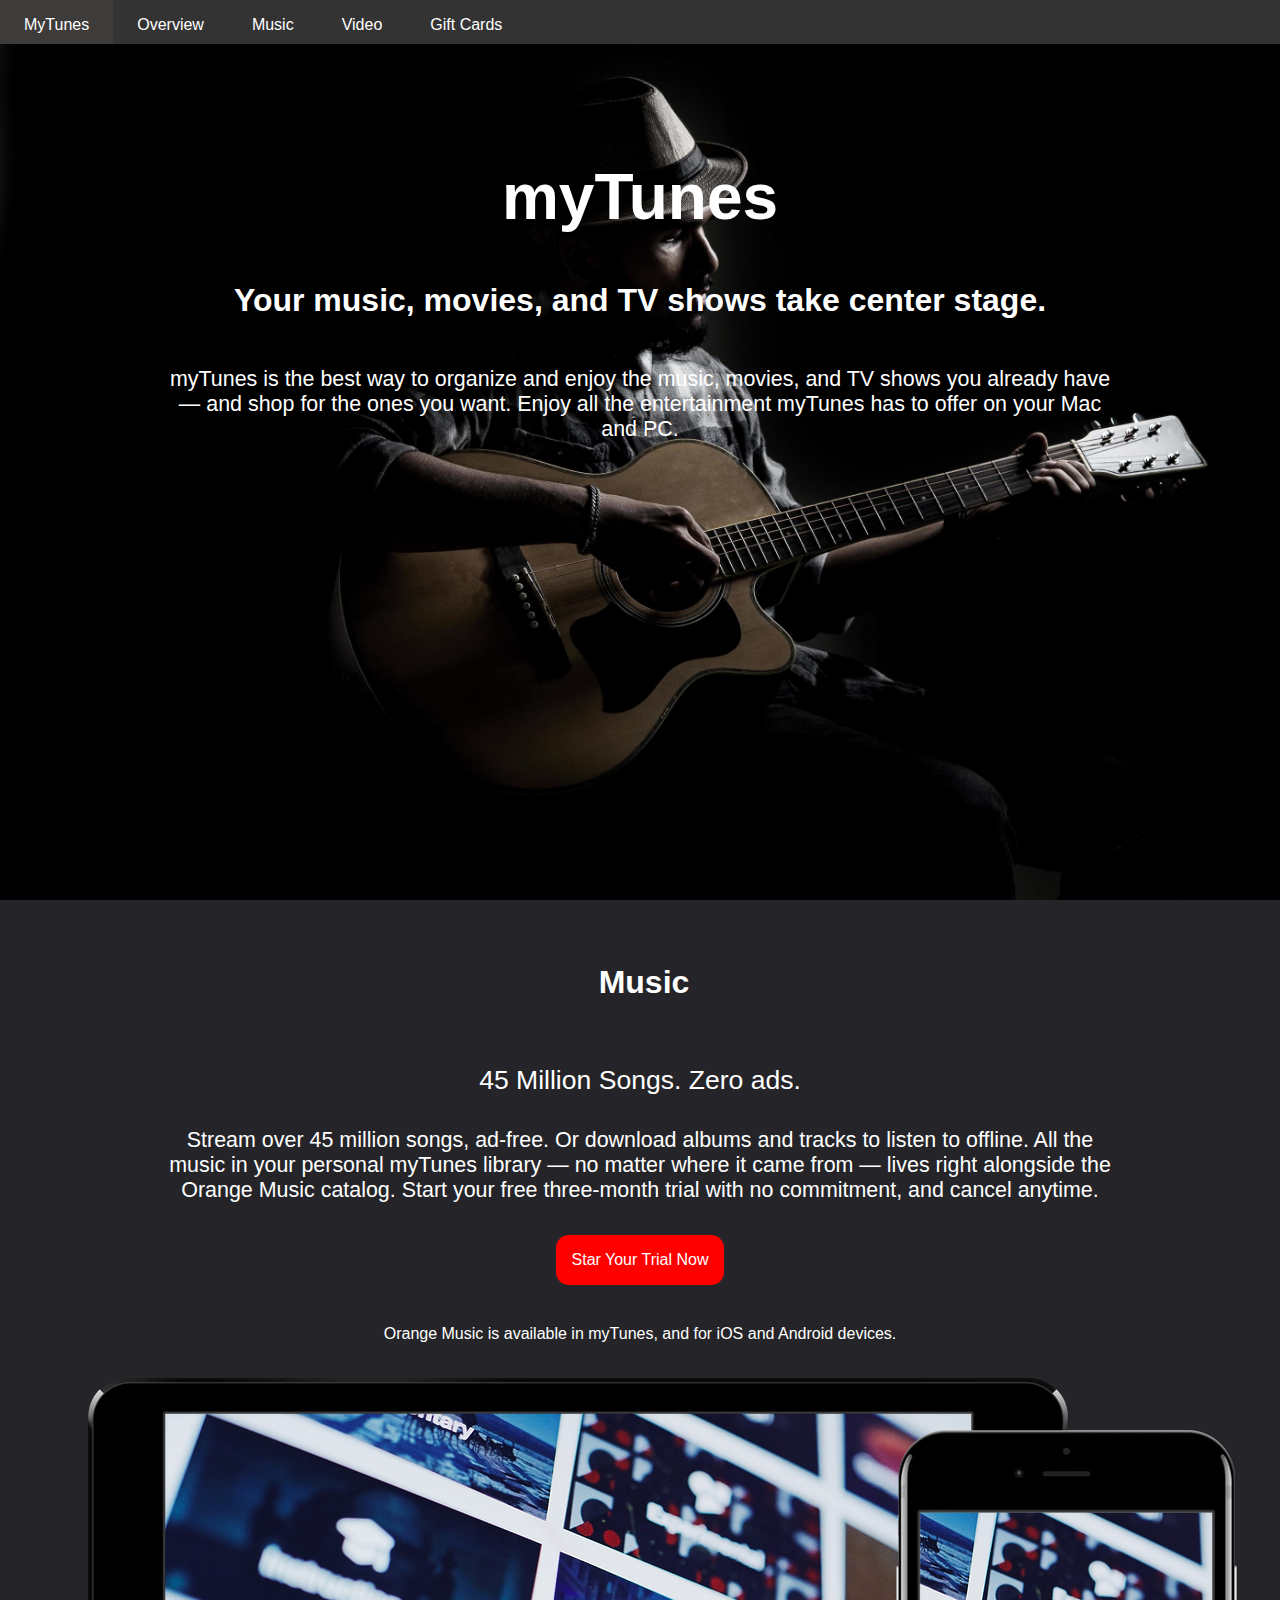
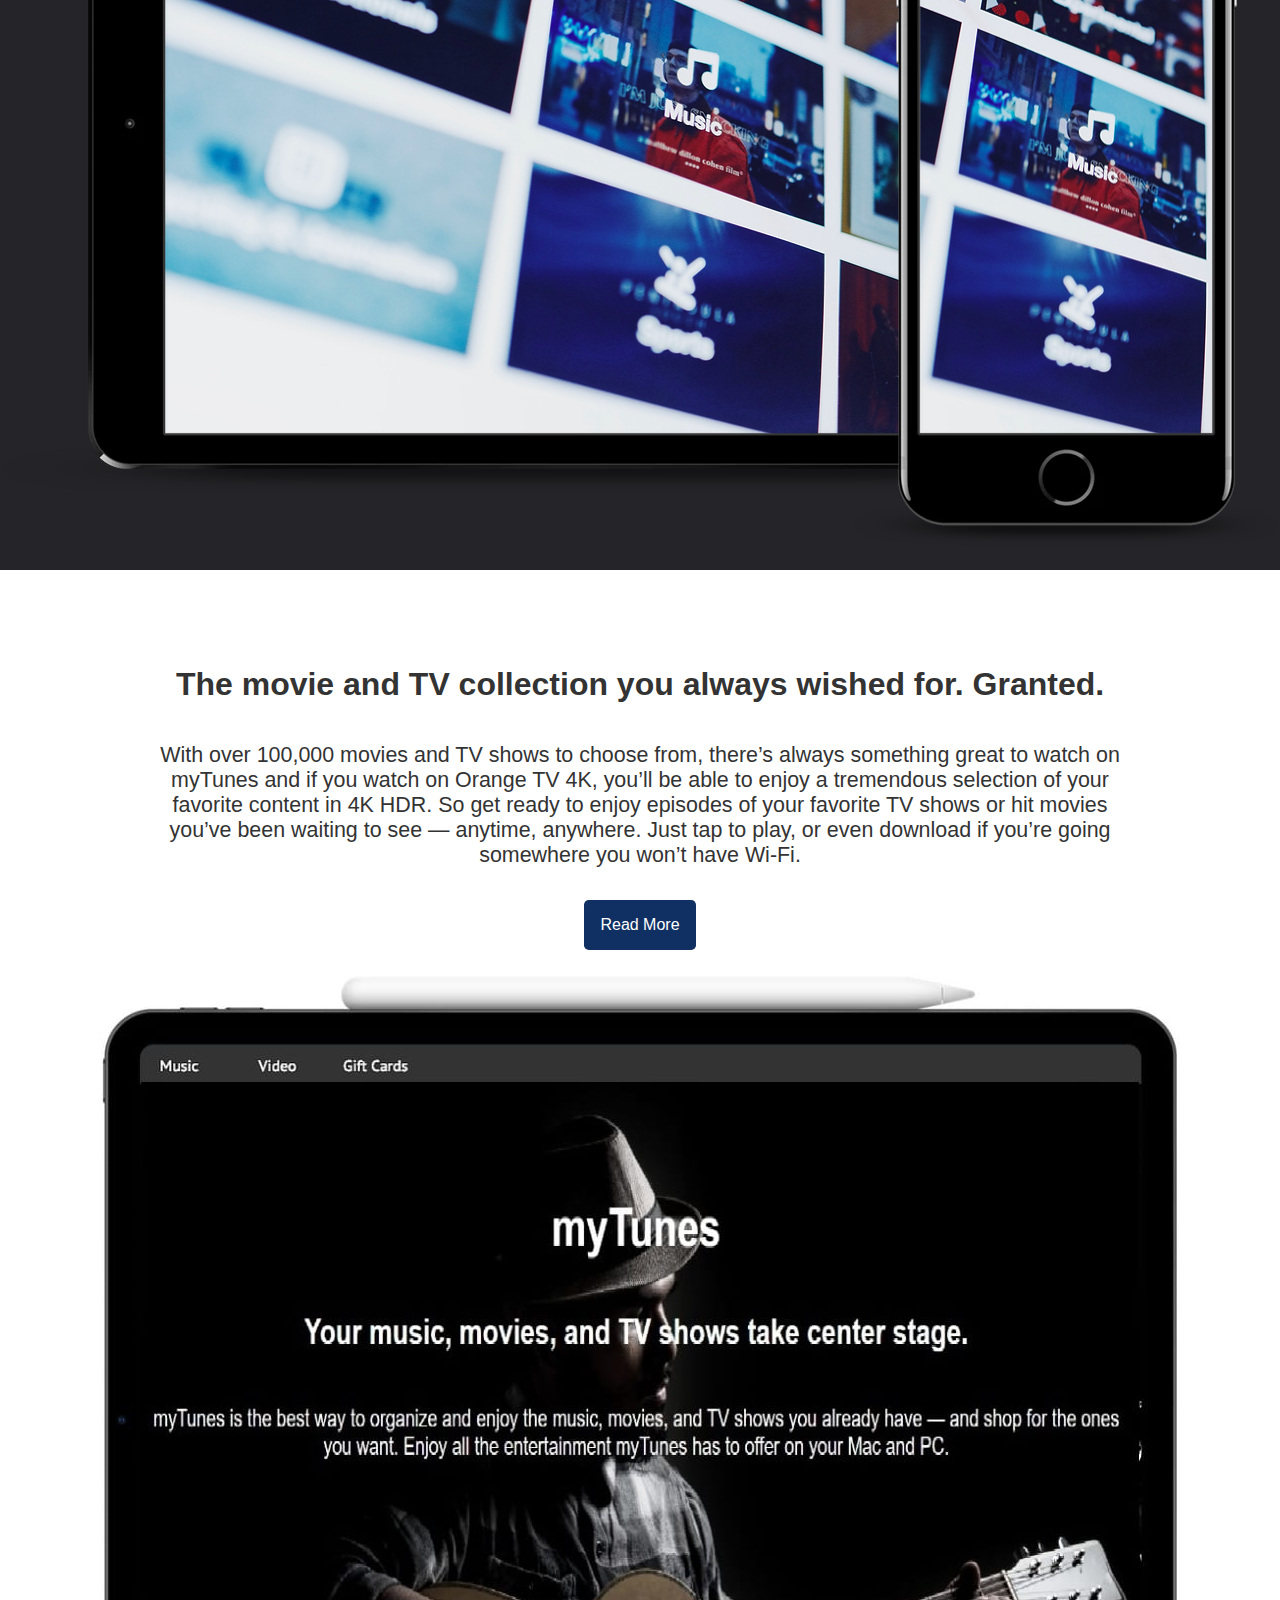
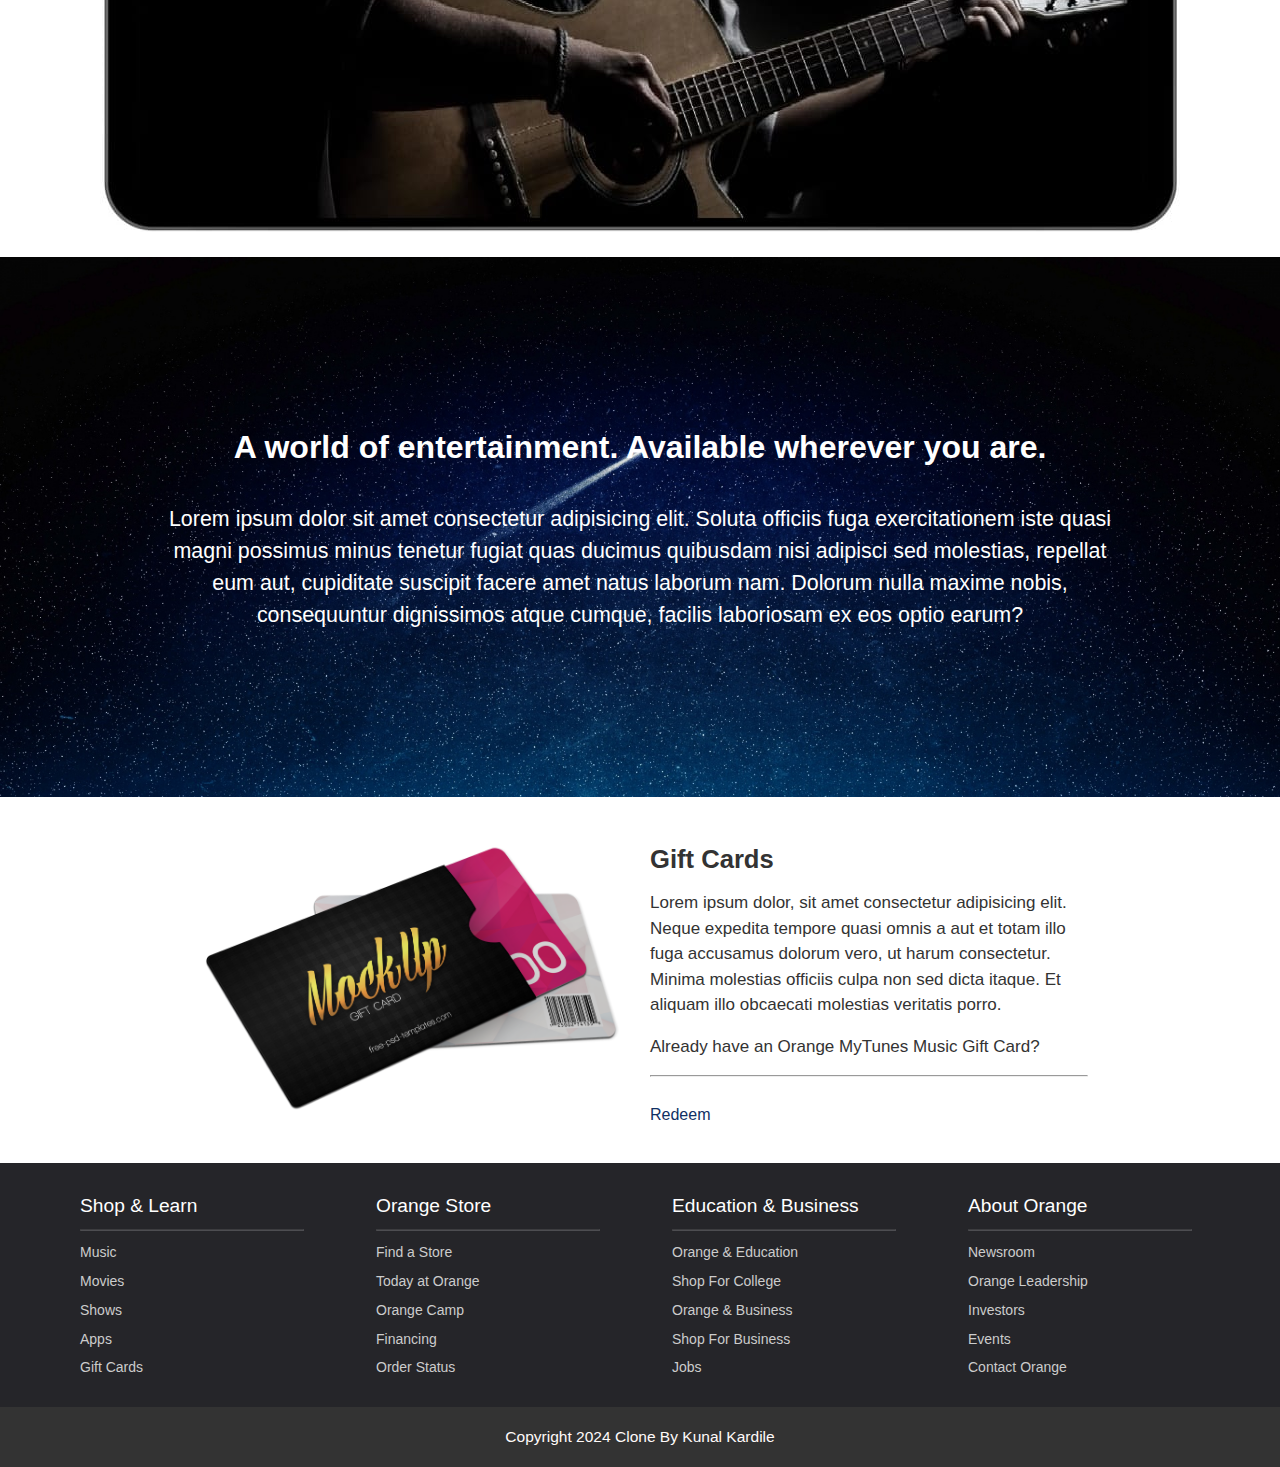
<file: MyTunes/Index.html>
<!DOCTYPE html>
<html lang="en">

<head>
    <meta charset="UTF-8">
    <meta name="viewport" content="width=device-width, initial-scale=1.0">
    <!-- linked the external css file -->
    <link rel="stylesheet" href="MytuneStyle.css">
    <!-- Font awosome Cdn -->
    <link rel="stylesheet" href="https://cdnjs.cloudflare.com/ajax/libs/font-awesome/6.5.1/css/all.min.css"
        integrity="sha512-DTOQO9RWCH3ppGqcWaEA1BIZOC6xxalwEsw9c2QQeAIftl+Vegovlnee1c9QX4TctnWMn13TZye+giMm8e2LwA=="
        crossorigin="anonymous" referrerpolicy="no-referrer" />
    <title>MyTunes</title>
</head>

<body>

    <!-- Font page of Website Mytunes -->
    <div class="front">

        <!-- NavBar of My tunes Website -->
        <nav>
            <div class="navbar">
                <ul class="head">
                    <li><a href="#mytunes">MyTunes </a> </li>
                    <li><a href="#mytunes">Overview </a> </li>
                    <li><a href="#music">Music </a> </li>
                    <li><a href="#video">Video </a> </li>
                    <li><a href="#gifts">Gift Cards</a></li>
                </ul>
            </div>
        </nav>

        <!-- Contain Shown over image -->
        <section>
            <div class="contain" id="mytunes">
                <div class="contain_txt">
                    <h1>myTunes</h1>
                    <h4>Your music, movies, and TV shows take center stage.</h4>
                    <h6>myTunes is the best way to organize and enjoy the music, movies, and TV shows you already have —
                        and shop for the ones you want.
                        Enjoy all the entertainment myTunes has to offer on your Mac and PC.</h6>
                </div>
            </div>
        </section>
    </div>

    <!-- Music section of my tunes  -->
    <div class="music" id="music">
        <div class="m_title">
            <i class="fa-solid fa-music"></i>
            <h4>Music</h4>
        </div>
        <div class="m_discp">
            <h5>45 Million Songs. Zero ads.</h5>
            <h6>Stream over 45 million songs, ad-free. Or download albums and tracks to listen to offline.
                All the music in your personal myTunes library — no matter where it came from — lives right alongside
                the
                Orange Music catalog.
                Start your free three-month trial with no commitment, and cancel anytime.</h6>
            <a href="#mytunes">Star Your Trial Now</a>
            <p>Orange Music is available in myTunes, and for iOS and Android devices.</p>
        </div>
        <img src="./Images/Trial.png" alt="Star Your Trial">
    </div>

    <!-- Video Section of my tunes -->
    <div class="video" id="video">
        <div class="v_title">
            <h4>The movie and TV collection you always wished for. Granted.</h4>
        </div>
        <div class="v_discp">
            <h6>With over 100,000 movies and TV shows to choose from, there’s always something great to watch on myTunes
                and
                if you watch on Orange TV 4K, you’ll be able to enjoy a tremendous selection of your favorite content in
                4K HDR.
                So get ready to enjoy episodes of your favorite TV shows or hit movies you’ve been waiting to see —
                anytime, anywhere.
                Just tap to play, or even download if you’re going somewhere you won’t have Wi-Fi.</h6>
            <a href="#mytunes">Read More</a>
        </div>
        <img src="./Images/vidimg.jpg" alt="Star Your Trial">
    </div>

    <!-- Contain of Entertainment Section -->
    <div class="entertain">
        <h4>A world of entertainment. Available wherever you are.</h4>
        <h6>Lorem ipsum dolor sit amet consectetur adipisicing elit.
            Soluta officiis fuga exercitationem iste quasi magni possimus minus tenetur fugiat
            quas ducimus quibusdam nisi adipisci sed molestias, repellat eum aut, cupiditate suscipit
            facere amet natus laborum nam. Dolorum nulla maxime nobis, consequuntur dignissimos
            atque cumque, facilis laboriosam ex eos optio earum?</h6>
    </div>

    <!-- Gift Cards Section -->
    <div class="gifts" id="gifts">
        <div class="gift_img">
            <img src="./Images/giftcard.png" alt="Gift Cards">
        </div>
        <div class="gift_disp">
            <h5>Gift Cards</h5>
            <p>Lorem ipsum dolor, sit amet consectetur adipisicing elit.
                Neque expedita tempore quasi omnis a aut et totam illo fuga accusamus dolorum vero, ut harum
                consectetur.
                Minima molestias officiis culpa non sed dicta itaque. Et aliquam illo obcaecati molestias veritatis
                porro.
            </p>
            <p>Already have an Orange MyTunes Music Gift Card?</p>
            <hr>
            <a href="#mytunes">
                <i class="fa-solid fa-angle-right"></i> Redeem
            </a>
        </div>
    </div>

    <!-- footer section of my tunes-->
    <footer>
        <div class="bottom">
            <div class="bottom_col">
                <ul>
                    <li>
                        <h5>Shop & Learn</h5>
                    </li>
                    <hr>
                    <li><a href="#music">Music</a></li>
                    <li><a href="#video">Movies</a></li>
                    <li><a href="#mytunes">Shows</a></li>
                    <li><a href="#mytunes">Apps</a></li>
                    <li><a href="#gifts">Gift Cards</a></li>
                </ul>
            </div>

            <div class="bottom_col">
                <ul>
                    <li>
                        <h5>Orange Store</h5>
                    </li>
                    <hr>
                    <li><a href="#">Find a Store</a></li>
                    <li><a href="#"> Today at Orange</a></li>
                    <li><a href="#"> Orange Camp</a></li>
                    <li><a href="#">Financing</a></li>
                    <li><a href="#">Order Status</a></li>
                </ul>
            </div>

            <div class="bottom_col">
                <ul>
                    <li>
                        <h5>Education & Business</h5>
                    </li>
                    <hr>
                    <li><a href="#">Orange & Education</a></li>
                    <li><a href="#">Shop For College</a></li>
                    <li><a href="#">Orange & Business</a></li>
                    <li><a href="#">Shop For Business</a></li>
                    <li><a href="#">Jobs</a></li>
                </ul>
            </div>

            <div class="bottom_col">
                <ul>
                    <li>
                        <h5>About Orange</h5>
                    </li>
                    <hr>
                    <li><a href="#">Newsroom</a></li>
                    <li><a href="#">Orange Leadership</a></li>
                    <li><a href="#">Investors</a></li>
                    <li><a href="#">Events</a></li>
                    <li><a href="#"> Contact Orange</a></li>
                </ul>
            </div>
        </div>
        <div class="copyright">
            <h6>Copyright <i class="fa-regular fa-copyright"></i> 2024 Clone By Kunal Kardile</h6>
        </div>
    </footer>
</body>

</html>
</file>
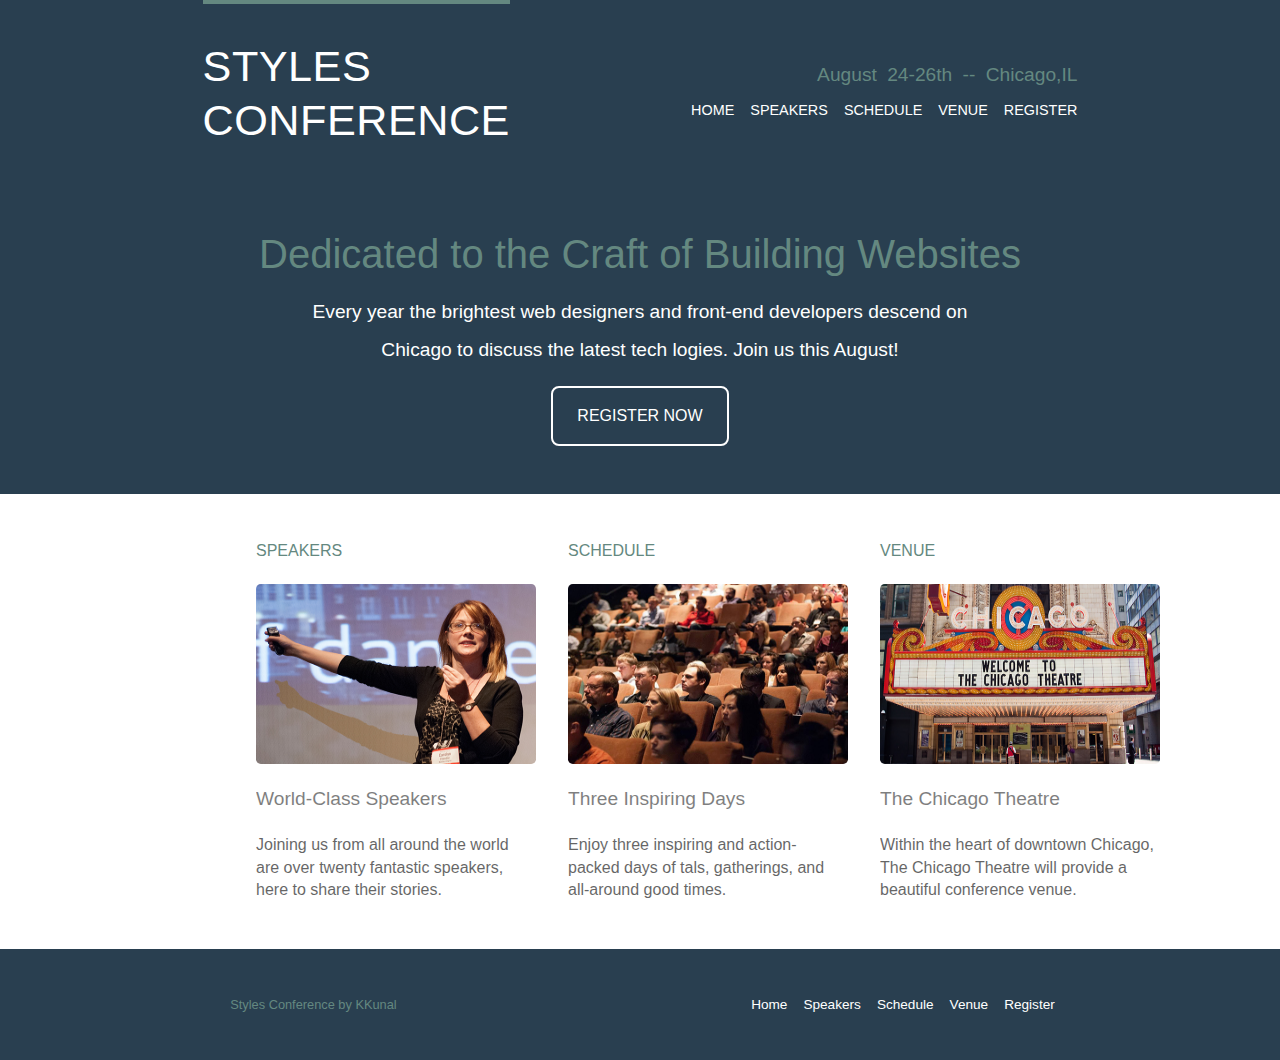
<file: StylesConferenceLandingPage/Index.html>
<!DOCTYPE html>
<html lang="en">

<head>
    <meta charset="UTF-8">
    <meta name="viewport" content="width=device-width, initial-scale=1.0">
    <!-- linked all the external necessary css Files -->
    <link rel="stylesheet" href="style.css">
    <!-- FontAwosome Cdn -->
    <link rel="stylesheet" href="https://cdnjs.cloudflare.com/ajax/libs/font-awesome/6.5.1/css/all.min.css"
        integrity="sha512-DTOQO9RWCH3ppGqcWaEA1BIZOC6xxalwEsw9c2QQeAIftl+Vegovlnee1c9QX4TctnWMn13TZye+giMm8e2LwA=="
        crossorigin="anonymous" referrerpolicy="no-referrer" />
    <title>Style Conference</title>
</head>

<body>

    <!-- Whole Navbar section with page description -->
    <head>
        <nav>
            <div class="logo">
                <a href="./Index.html">STYLES <br> CONFERENCE</a>
            </div>
            <div class="navbar">
                <div class="date">
                    <p>August 24-26th -- Chicago,IL</p>
                </div>
                <ul>
                    <li><a href="./Index.html">HOME</a></li>
                    <li><a href="./speaker.html">SPEAKERS</a></li>
                    <li><a href="./schedule.html">SCHEDULE</a></li>
                    <li><a href="./venue.html">VENUE</a></li>
                    <li><a href="./register.html">REGISTER</a></li>
                </ul>
            </div>
        </nav>

        <div class="section1">
            <h2>Dedicated to the Craft of Building Websites</h2>
            <p>Every year the brightest web designers and front-end developers descend on <br>
                Chicago to discuss the latest tech logies. Join us this August!
            </p>
            <a href="./register.html">REGISTER NOW</a>
        </div>

        <!-- main Containt of page -->
    </head>
    <section>
        <!-- three section tabs for navigating to pages and giving introduction -->
        <div class="main">
            <div class="main_col">
                <h6>SPEAKERS</h6>
                <a href="./speaker.html">
                    <img src="./Images/speakers.jpg" alt="SPEAKERS">
                    <h5>World-Class Speakers</h5>
                </a>
                <p>Joining us from all around the world are over twenty fantastic speakers,
                    here to share their stories.
                </p>
            </div>

            <div class="main_col">
                <h6>SCHEDULE</h6>
                <a href="./schedule.html">
                    <img src="./Images/schedule.jpg" alt="SCHEDULE">
                    <h5>Three Inspiring Days</h5>
                </a>
                <p>Enjoy three inspiring and action-packed days of tals,
                    gatherings, and all-around good times.
                </p>
            </div>

            <div class="main_col">
                <h6>VENUE</h6>
                <a href="./venue.html">
                    <img src="./Images/venue.jpg" alt="VENUE">
                    <h5>The Chicago Theatre</h5>
                </a>
                <p>Within the heart of downtown Chicago, The Chicago Theatre will provide
                    a beautiful conference venue.
                </p>
            </div>
        </div>
    </section>

    <!-- footer of page with footer navbar -->
    <footer>
        <div class="bottom">
            <div class="copyright">
                <i class="fa-regular fa-copyright"></i>
                <p>Styles Conference by KKunal</p>
            </div>
            <div class="navbar">
                <ul>
                    <li><a href="./Index.html">Home</a></li>
                    <li><a href="./speaker.html">Speakers</a></li>
                    <li><a href="./schedule.html">Schedule</a></li>
                    <li><a href="./venue.html">Venue</a></li>
                    <li><a href="./register.html">Register</a></li>
                </ul>
            </div>
        </div>
    </footer>

</body>

</html>
</file>
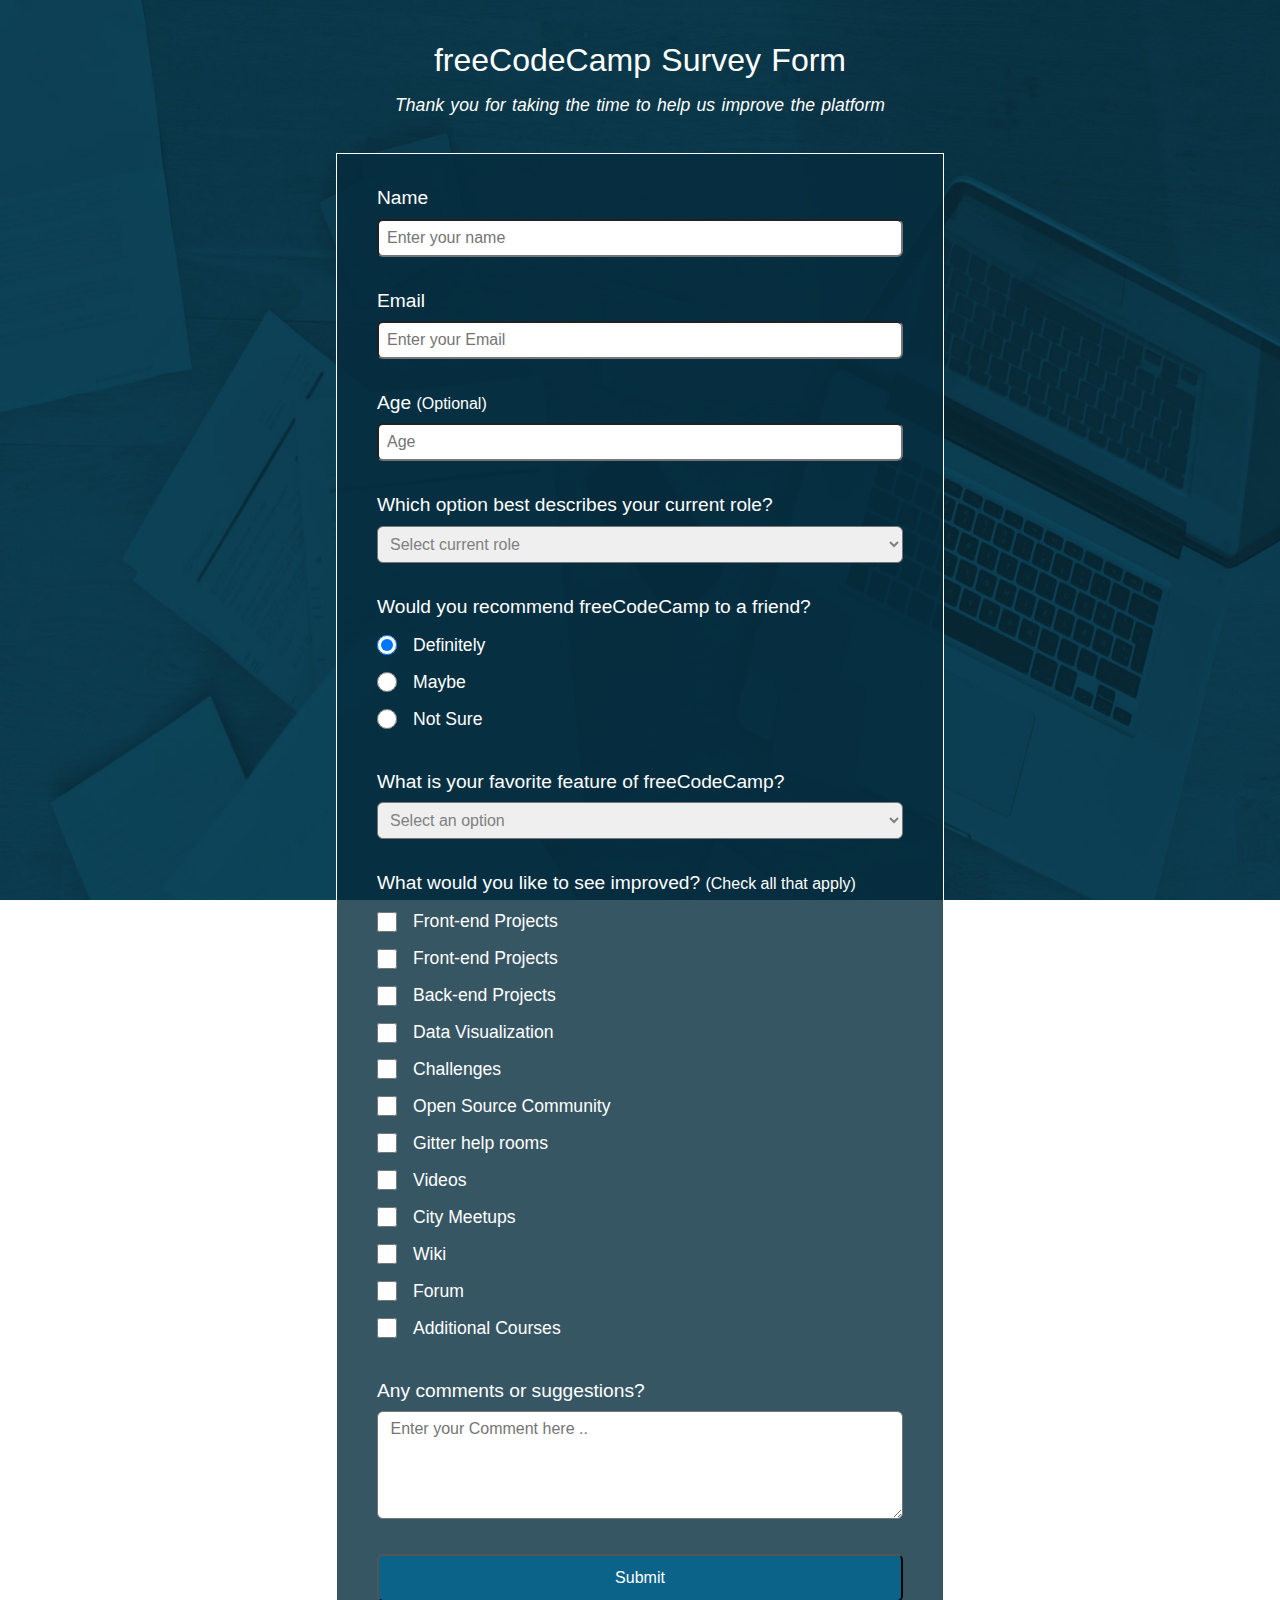
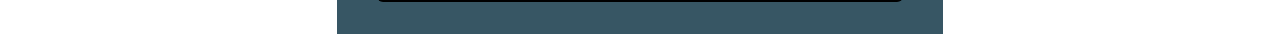
<file: SurveyForm/index.html>
<!DOCTYPE html>
<html lang="en">

<head>
    <meta charset="UTF-8">
    <meta name="viewport" content="width=device-width, initial-scale=1.0">
    <!-- linked the external css files -->
    <link rel="stylesheet" href="style.css">
    <title>Survey Form</title>
</head>

<body>
    <!-- Section created form Survey form -->
    <section>

        <!-- Heading/title of Survey form -->
        <div class="title">
            <h3>freeCodeCamp Survey Form</h3>
            <h6><i>Thank you for taking the time to help us improve the platform</i></h6>
        </div>
        <div class="Sur_form">
            <!-- Name input field -->
            <div class="input_field">
                <h4>Name</h4>
                <input type="text" placeholder="Enter your name" required>
            </div>
            <!-- Email input field -->
            <div class="input_field">
                <h4>Email</h4>
                <input type="email" placeholder="Enter your Email" required>
            </div>
            <!-- Age input field -->
            <div class="input_field">
                <h4>Age <small>(Optional)</small></h4>
                <input type="number" min="20" max="99" placeholder="Age">
            </div>
            <!-- Dropdown for describe current role -->
            <div class="input_field">
                <h4>Which option best describes your current role?</h4>
                <select id="dropdown" name="role" class="form_role" required>
                    <option disabled selected value>Select current role</option>
                    <option value="student">Student</option>
                    <option value="job">Full Time Job</option>
                    <option value="learner">Full Time Learner</option>
                    <option value="preferNo">Prefer not to say</option>
                    <option value="other">Other</option>
                </select>
            </div>
            <!-- recommend radio input field -->
            <div class="option_button">
                <h4>Would you recommend freeCodeCamp to a friend?</h4>
                <label for="definitely"><input type="radio" name="recommend" id="" checked>
                    <h5>Definitely</h5>
                </label>
                <label for="maybe"><input type="radio" name="recommend" id="">
                    <h5>Maybe</h5>
                </label>
                <label for="notsure"><input type="radio" name="recommend" id="">
                    <h5>Not Sure</h5>
                </label>
            </div>

            <!-- Dropdown for favorite feature -->
            <div class="input_field">
                <h4>What is your favorite feature of freeCodeCamp?</h4>
                <select id="dropdown" name="role" class="form_role" required>
                    <option disabled selected value>Select an option</option>
                    <option value="challenges">Challenges</option>
                    <option value="projects">Projects</option>
                    <option value="community">Community</option>
                    <option value="opensource">Open Source</option>
                </select>
            </div>

            <!-- skill improve Checkbox input field -->
            <div class="option_button">
                <h4>What would you like to see improved? <small>(Check all that apply)</small></h4>
                <label for="checkbox"><input type="checkbox" name="improve" id="">
                    <h5>Front-end Projects</h5>
                </label>
                <label for="checkbox"><input type="checkbox" name="improve" id="">
                    <h5>Front-end Projects</h5>
                </label>
                <label for="checkbox"><input type="checkbox" name="improve" id="">
                    <h5>Back-end Projects</h5>
                </label>
                <label for="checkbox"><input type="checkbox" name="improve" id="">
                    <h5>Data Visualization</h5>
                </label>
                <label for="checkbox"><input type="checkbox" name="improve" id="">
                    <h5>Challenges</h5>
                </label>
                <label for="checkbox"><input type="checkbox" name="improve" id="">
                    <h5>Open Source Community</h5>
                </label>
                <label for="checkbox"><input type="checkbox" name="improve" id="">
                    <h5>Gitter help rooms</h5>
                </label>
                <label for="checkbox"><input type="checkbox" name="improve" id="">
                    <h5>Videos</h5>
                </label>
                <label for="checkbox"><input type="checkbox" name="improve" id="">
                    <h5>City Meetups</h5>
                </label>
                <label for="checkbox"><input type="checkbox" name="improve" id="">
                    <h5>Wiki</h5>
                </label>
                <label for="checkbox"><input type="checkbox" name="improve" id="">
                    <h5>Forum</h5>
                </label>
                <label for="checkbox"><input type="checkbox" name="improve" id="">
                    <h5>Additional Courses</h5>
                </label>
            </div>

            <!-- Textarea for adding more comment in form -->
            <div class="input_field">
                <h4>Any comments or suggestions?</h4>
                <textarea name="" id="" cols="30" rows="5" placeholder=" Enter your Comment here .."></textarea>
            </div>

            <!-- Submit button for submiting form -->
            <div class="submit_but">
                <input type="submit" value="Submit">
            </div>
        </div>
    </section>

</body>

</html>
</file>
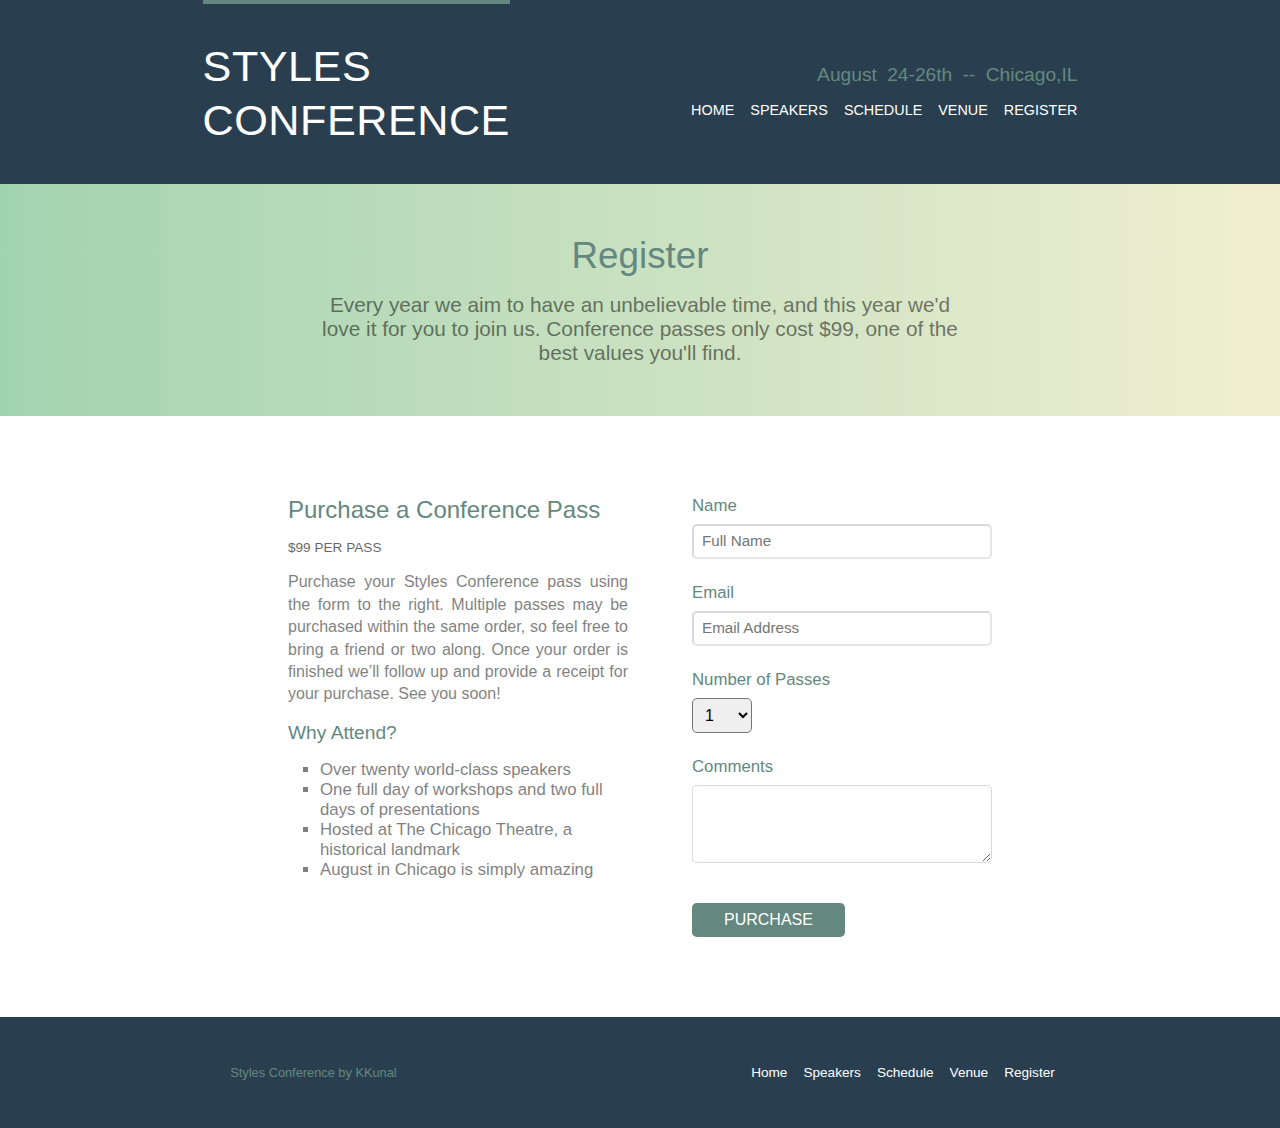
<file: StylesConferenceLandingPage/register.html>
<!DOCTYPE html>
<html lang="en">

<head>
    <meta charset="UTF-8">
    <meta name="viewport" content="width=device-width, initial-scale=1.0">
    <!-- linked all the external necessary css Files -->
    <link rel="stylesheet" href="style.css">
    <link rel="stylesheet" href="speaker.css">
    <link rel="stylesheet" href="register.css">
    <title>Style Conference</title>
</head>

<body>

    <!-- Whole Navbar section with page description -->
    <head>
        <nav>
            <div class="logo">
                <a href="./Index.html">STYLES <br> CONFERENCE</a>
            </div>
            <div class="navbar">
                <div class="date">
                    <p>August 24-26th -- Chicago,IL</p>
                </div>
                <ul>
                    <li><a href="./Index.html">HOME</a></li>
                    <li><a href="./speaker.html">SPEAKERS</a></li>
                    <li><a href="./schedule.html">SCHEDULE</a></li>
                    <li><a href="./venue.html">VENUE</a></li>
                    <li><a href="./register.html">REGISTER</a></li>
                </ul>
            </div>
        </nav>
    </head>

    <div class="container">
        <div class="heading">
            <h1>Register</h1>
            <p>Every year we aim to have an unbelievable time, and this year we'd love it for you to join us.
                Conference passes only cost $99, one of the best values you'll find.</p>
        </div>
    </div>

    <!-- main Containt of page -->

    <section class="reg">
        <!-- left side of registration form with details -->
        <div class="purchase">
            <h4>Purchase a Conference Pass</h4>
            <h6>$99 PER PASS</h6>
            <p>Purchase your Styles Conference pass using the form to the right.
                Multiple passes may be purchased within the same order, so feel
                free to bring a friend or two along. Once your order is finished we’ll
                follow up and provide a receipt for your purchase. See you soon!
            </p>
            <h5>Why Attend?</h5>
            <ul>
                <li>Over twenty world-class speakers</li>
                <li>One full day of workshops and two full days of presentations</li>
                <li>Hosted at The Chicago Theatre, a historical landmark</li>
                <li>August in Chicago is simply amazing</li>
            </ul>
        </div>

        <div class="input_form">
            <!-- right side of registration form for filling form to purchase -->

            <div class="inp_field">
                <!-- Name Adding field -->
                <h5>Name</h5>
                <input type="text" placeholder="Full Name" required>
            </div>

            <div class="inp_field">
                <!-- Email adding field -->
                <h5>Email</h5>
                <input type="email" placeholder="Email Address" required>
            </div>

            <div class="inp_field">
                <!-- Drop down list -->
                <h5>Number of Passes</h5>
                <select name="passes" required>
                    <option value="1">1</option>
                    <option value="2">2</option>
                    <option value="3">3</option>
                    <option value="4">4</option>
                    <option value="5">5</option>
                </select>
            </div>
            <!-- Comments adding field -->
            <div class="inp_field">
                <h5>Comments</h5>
                <textarea name="" id="" cols="35" rows="4"></textarea>
            </div>
            <!-- Submit button -->

            <div class="sub_button">
                <input type="button" class="button" value="PURCHASE">
            </div>

        </div>

    </section>

<!-- footer of page with footer navbar -->

    <footer>
        <div class="bottom">
            <div class="copyright">
                <i class="fa-regular fa-copyright"></i>
                <p>Styles Conference by KKunal</p>
            </div>
            <div class="navbar">
                <ul>
                    <li><a href="./Index.html">Home</a></li>
                    <li><a href="./speaker.html">Speakers</a></li>
                    <li><a href="./schedule.html">Schedule</a></li>
                    <li><a href="./venue.html">Venue</a></li>
                    <li><a href="./register.html">Register</a></li>
                </ul>
            </div>
        </div>
    </footer>



</body>

</html>
</file>
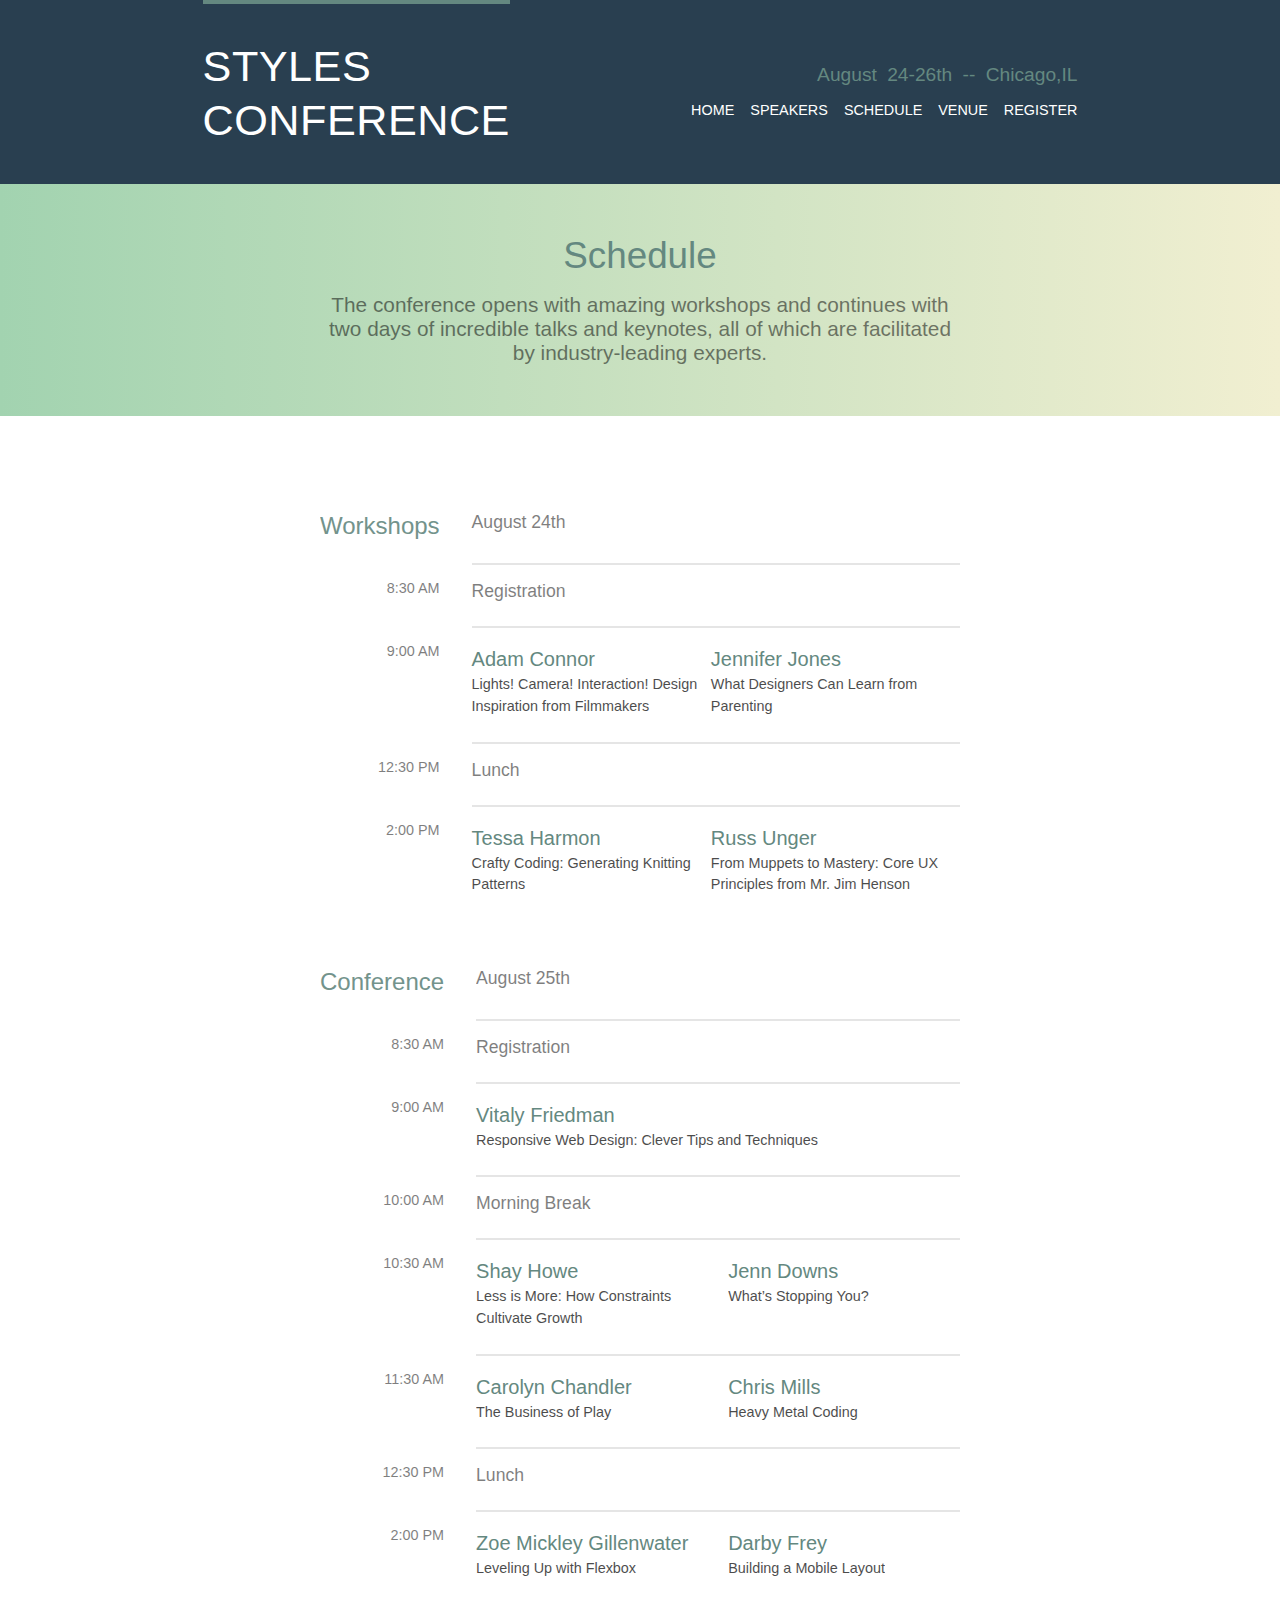
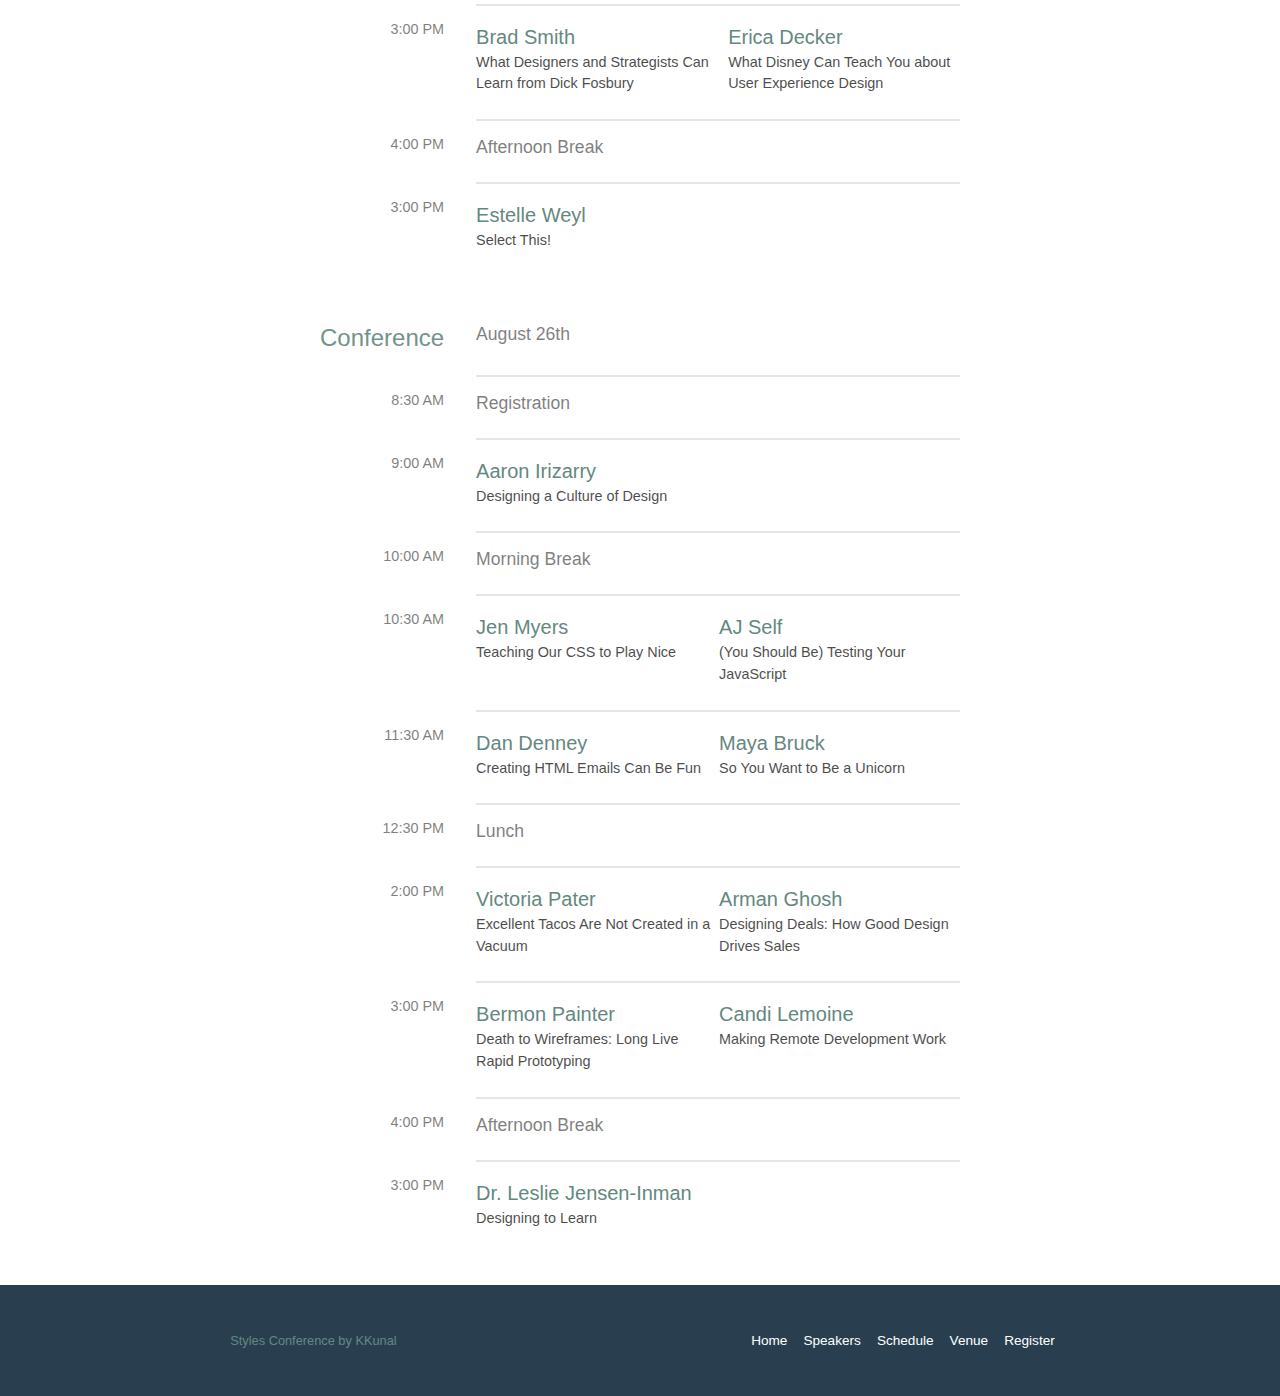
<file: StylesConferenceLandingPage/schedule.html>
<!DOCTYPE html>
<html lang="en">

<head>
    <meta charset="UTF-8">
    <meta name="viewport" content="width=device-width, initial-scale=1.0">
    <!-- linked all the external necessary css Files -->
    <link rel="stylesheet" href="style.css">
    <link rel="stylesheet" href="speaker.css">
    <link rel="stylesheet" href="schedule.css">
    <title>Style Conference</title>
</head>

<body>

    <!-- Whole Navbar section with page description -->
    <head>
        <nav>
            <div class="logo">
                <a href="./Index.html">STYLES <br> CONFERENCE</a>
            </div>
            <div class="navbar">
                <div class="date">
                    <p>August 24-26th -- Chicago,IL</p>
                </div>
                <ul>
                    <li><a href="./Index.html">HOME</a></li>
                    <li><a href="./speaker.html">SPEAKERS</a></li>
                    <li><a href="./schedule.html">SCHEDULE</a></li>
                    <li><a href="./venue.html">VENUE</a></li>
                    <li><a href="./register.html">REGISTER</a></li>
                </ul>
            </div>
        </nav>
    </head>

    <div class="container">
        <div class="heading">
            <h1>Schedule</h1>
            <p>The conference opens with amazing workshops and continues with two days of incredible talks and keynotes,
                all of which are facilitated by industry-leading experts.</p>
        </div>
    </div>

    <!-- main Containt of page -->
    <section>
        <div class="timetable">
            <!-- table of Schedule of the events  -->
            <table>
                <thead>
                    <!-- heading of the table day and date -->
                    <tr>
                        <th class="head_row first_head">Workshops</th>
                        <td class="desp desp11" colspan="2">August 24th</td>
                    </tr>
                </thead>
                <tbody>
                    <!-- table body with time and event -->
                    <tr>
                        <th class="head_row">8:30 AM</th>
                        <td class="desp desp11" colspan="2">Registration</td>
                    </tr>
                    <tr>
                        <th class="head_row">9:00 AM</th>

                        <td class="desp">
                            <a href="#">
                                <h4>Adam Connor</h4>
                                <p>Lights! Camera! Interaction! Design Inspiration from Filmmakers</p>
                            </a>
                        </td>
                        <td class="desp">
                            <a href="#">
                                <h4>Jennifer Jones</h4>
                                <p>What Designers Can Learn from Parenting</p>
                            </a>
                        </td>
                    </tr>
                    <tr>
                        <th class="head_row">12:30 PM</th>
                        <td class="desp desp11" colspan="2">Lunch</td>
                    </tr>
                    <tr>
                        <th class="head_row">2:00 PM</th>

                        <td class="desp">
                            <a href="#">
                                <h4>Tessa Harmon</h4>
                                <p>Crafty Coding: Generating Knitting Patterns</p>
                            </a>
                        </td>
                        <td class="desp">
                            <a href="#">
                                <h4>Russ Unger</h4>
                                <p>From Muppets to Mastery: Core UX Principles from Mr. Jim Henson</p>
                            </a>
                        </td>
                    </tr>
                </tbody>
            </table>
        </div>

        <div class="timetable">
            <table>
                <thead>
                    <!-- heading of the table day and date -->
                    <tr>
                        <th class="head_row first_head">Conference</th>
                        <td class="desp desp11" colspan="2">August 25th</td>
                    </tr>
                </thead>
                <tbody>
                    <!-- table body with time and event -->
                    <tr>
                        <th class="head_row">8:30 AM</th>
                        <td class="desp desp11" colspan="2">Registration</td>
                    </tr>
                    <tr>
                        <th class="head_row">9:00 AM</th>

                        <td class="desp" colspan="2">
                            <a href="#">
                                <h4>Vitaly Friedman</h4>
                                <p>Responsive Web Design: Clever Tips and Techniques</p>
                            </a>
                        </td>
                        </td>
                    </tr>
                    <tr>
                        <th class="head_row">10:00 AM</th>
                        <td class="desp desp11" colspan="2">Morning Break</td>
                    </tr>
                    <tr>
                        <th class="head_row">10:30 AM</th>

                        <td class="desp">
                            <a href="#">
                                <h4>Shay Howe</h4>
                                <p>Less is More: How Constraints Cultivate Growth</p>
                            </a>
                        </td>

                        <td class="desp">
                            <a href="#">
                                <h4>Jenn Downs</h4>
                                <p>What’s Stopping You?</p>
                            </a>
                        </td>
                    </tr>
                    <tr>
                        <th class="head_row">11:30 AM</th>

                        <td class="desp">
                            <a href="#">
                                <h4>Carolyn Chandler</h4>
                                <p>The Business of Play</p>
                            </a>
                        </td>

                        <td class="desp">
                            <a href="#">
                                <h4>Chris Mills</h4>
                                <p>Heavy Metal Coding</p>
                            </a>
                        </td>
                    </tr>
                    <tr>
                        <th class="head_row">12:30 PM</th>
                        <td class="desp desp11" colspan="2">Lunch</td>
                    </tr>
                    <tr>
                        <th class="head_row">2:00 PM</th>

                        <td class="desp">
                            <a href="#">
                                <h4>Zoe Mickley Gillenwater</h4>
                                <p>Leveling Up with Flexbox</p>
                            </a>
                        </td>

                        <td class="desp">
                            <a href="#">
                                <h4>Darby Frey</h4>
                                <p>Building a Mobile Layout</p>
                            </a>
                        </td>
                    </tr>
                    <tr>
                        <th class="head_row">3:00 PM</th>

                        <td class="desp">
                            <a href="#">
                                <h4>Brad Smith</h4>
                                <p>What Designers and Strategists Can Learn from Dick Fosbury</p>
                            </a>
                        </td>

                        <td class="desp">
                            <a href="#">
                                <h4>Erica Decker</h4>
                                <p>What Disney Can Teach You about User Experience Design</p>
                            </a>
                        </td>
                    </tr>
                    <tr>
                        <th class="head_row">4:00 PM</th>
                        <td class="desp desp11" colspan="2">Afternoon Break</td>
                    </tr>
                    <tr>
                        <th class="head_row">3:00 PM</th>

                        <td class="desp" colspan="2">
                            <a href="#">
                                <h4>Estelle Weyl</h4>
                                <p>Select This!</p>
                            </a>
                        </td>
                    </tr>
                </tbody>
            </table>
        </div>

        <div class="timetable">
            <table>
                <thead>
                    <!-- heading of the table day and date -->
                    <tr>
                        <th class="head_row first_head">Conference</th>
                        <td class="desp desp11" colspan="2">August 26th</td>
                    </tr>
                </thead>
                <tbody>
                    <!-- table body with time and event -->
                    <tr>
                        <th class="head_row">8:30 AM</th>
                        <td class="desp desp11" colspan="2">Registration</td>
                    </tr>
                    <tr>
                        <th class="head_row">9:00 AM</th>

                        <td class="desp" colspan="2">
                            <a href="#">
                                <h4>Aaron Irizarry</h4>
                                <p>	Designing a Culture of Design</p>
                            </a>
                        </td>
                        </td>
                    </tr>
                    <tr>
                        <th class="head_row">10:00 AM</th>
                        <td class="desp desp11" colspan="2">Morning Break</td>
                    </tr>
                    <tr>
                        <th class="head_row">10:30 AM</th>

                        <td class="desp">
                            <a href="#">
                                <h4>Jen Myers</h4>
                                <p>Teaching Our CSS to Play Nice</p>
                            </a>
                        </td>

                        <td class="desp">
                            <a href="#">
                                <h4>AJ Self</h4>
                                <p>(You Should Be) Testing Your JavaScript</p>
                            </a>
                        </td>
                    </tr>
                    <tr>
                        <th class="head_row">11:30 AM</th>

                        <td class="desp">
                            <a href="#">
                                <h4>Dan Denney</h4>
                                <p>Creating HTML Emails Can Be Fun</p>
                            </a>
                        </td>

                        <td class="desp">
                            <a href="#">
                                <h4>Maya Bruck</h4>
                                <p>So You Want to Be a Unicorn</p>
                            </a>
                        </td>
                    </tr>
                    <tr>
                        <th class="head_row">12:30 PM</th>
                        <td class="desp desp11" colspan="2">Lunch</td>
                    </tr>
                    <tr>
                        <th class="head_row">2:00 PM</th>

                        <td class="desp">
                            <a href="#">
                                <h4>Victoria Pater</h4>
                                <p>Excellent Tacos Are Not Created in a Vacuum</p>
                            </a>
                        </td>

                        <td class="desp">
                            <a href="#">
                                <h4>Arman Ghosh</h4>
                                <p>Designing Deals: How Good Design Drives Sales</p>
                            </a>
                        </td>
                    </tr>
                    <tr>
                        <th class="head_row">3:00 PM</th>

                        <td class="desp">
                            <a href="#">
                                <h4>Bermon Painter</h4>
                                <p>Death to Wireframes: Long Live Rapid Prototyping</p>
                            </a>
                        </td>

                        <td class="desp">
                            <a href="#">
                                <h4>Candi Lemoine</h4>
                                <p>Making Remote Development Work</p>
                            </a>
                        </td>
                    </tr>
                    <tr>
                        <th class="head_row">4:00 PM</th>
                        <td class="desp desp11" colspan="2">Afternoon Break</td>
                    </tr>
                    <tr>
                        <th class="head_row">3:00 PM</th>

                        <td class="desp" colspan="2">
                            <a href="#">
                                <h4>Dr. Leslie Jensen-Inman</h4>
                                <p>Designing to Learn</p>
                            </a>
                        </td>
                    </tr>
                </tbody>
            </table>
        </div>
    </section>

    <!-- footer of page with footer navbar -->
    <footer>
        <div class="bottom">
            <div class="copyright">
                <i class="fa-regular fa-copyright"></i>
                <p>Styles Conference by KKunal</p>
            </div>
            <div class="navbar">
                <ul>
                    <li><a href="./Index.html">Home</a></li>
                    <li><a href="./speaker.html">Speakers</a></li>
                    <li><a href="./schedule.html">Schedule</a></li>
                    <li><a href="./venue.html">Venue</a></li>
                    <li><a href="./register.html">Register</a></li>
                </ul>
            </div>
        </div>
    </footer>



</body>

</html>
</file>
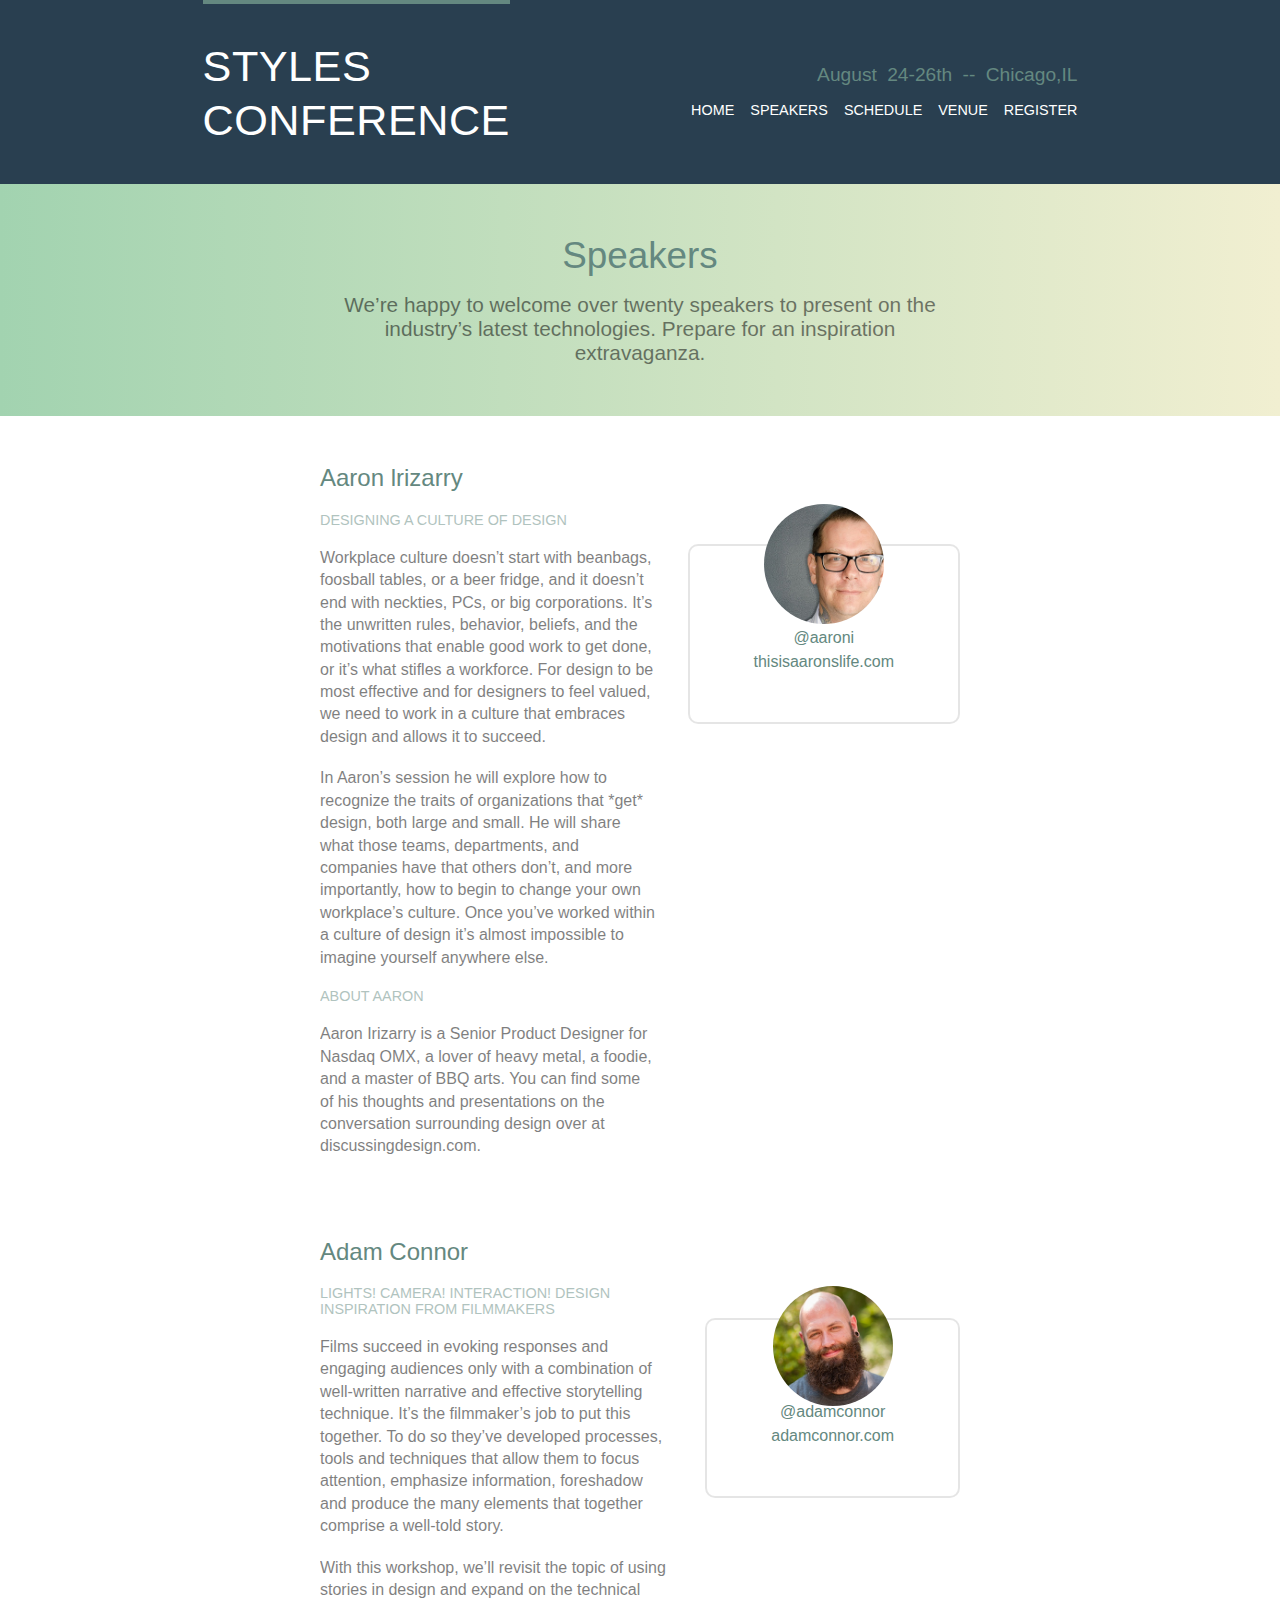
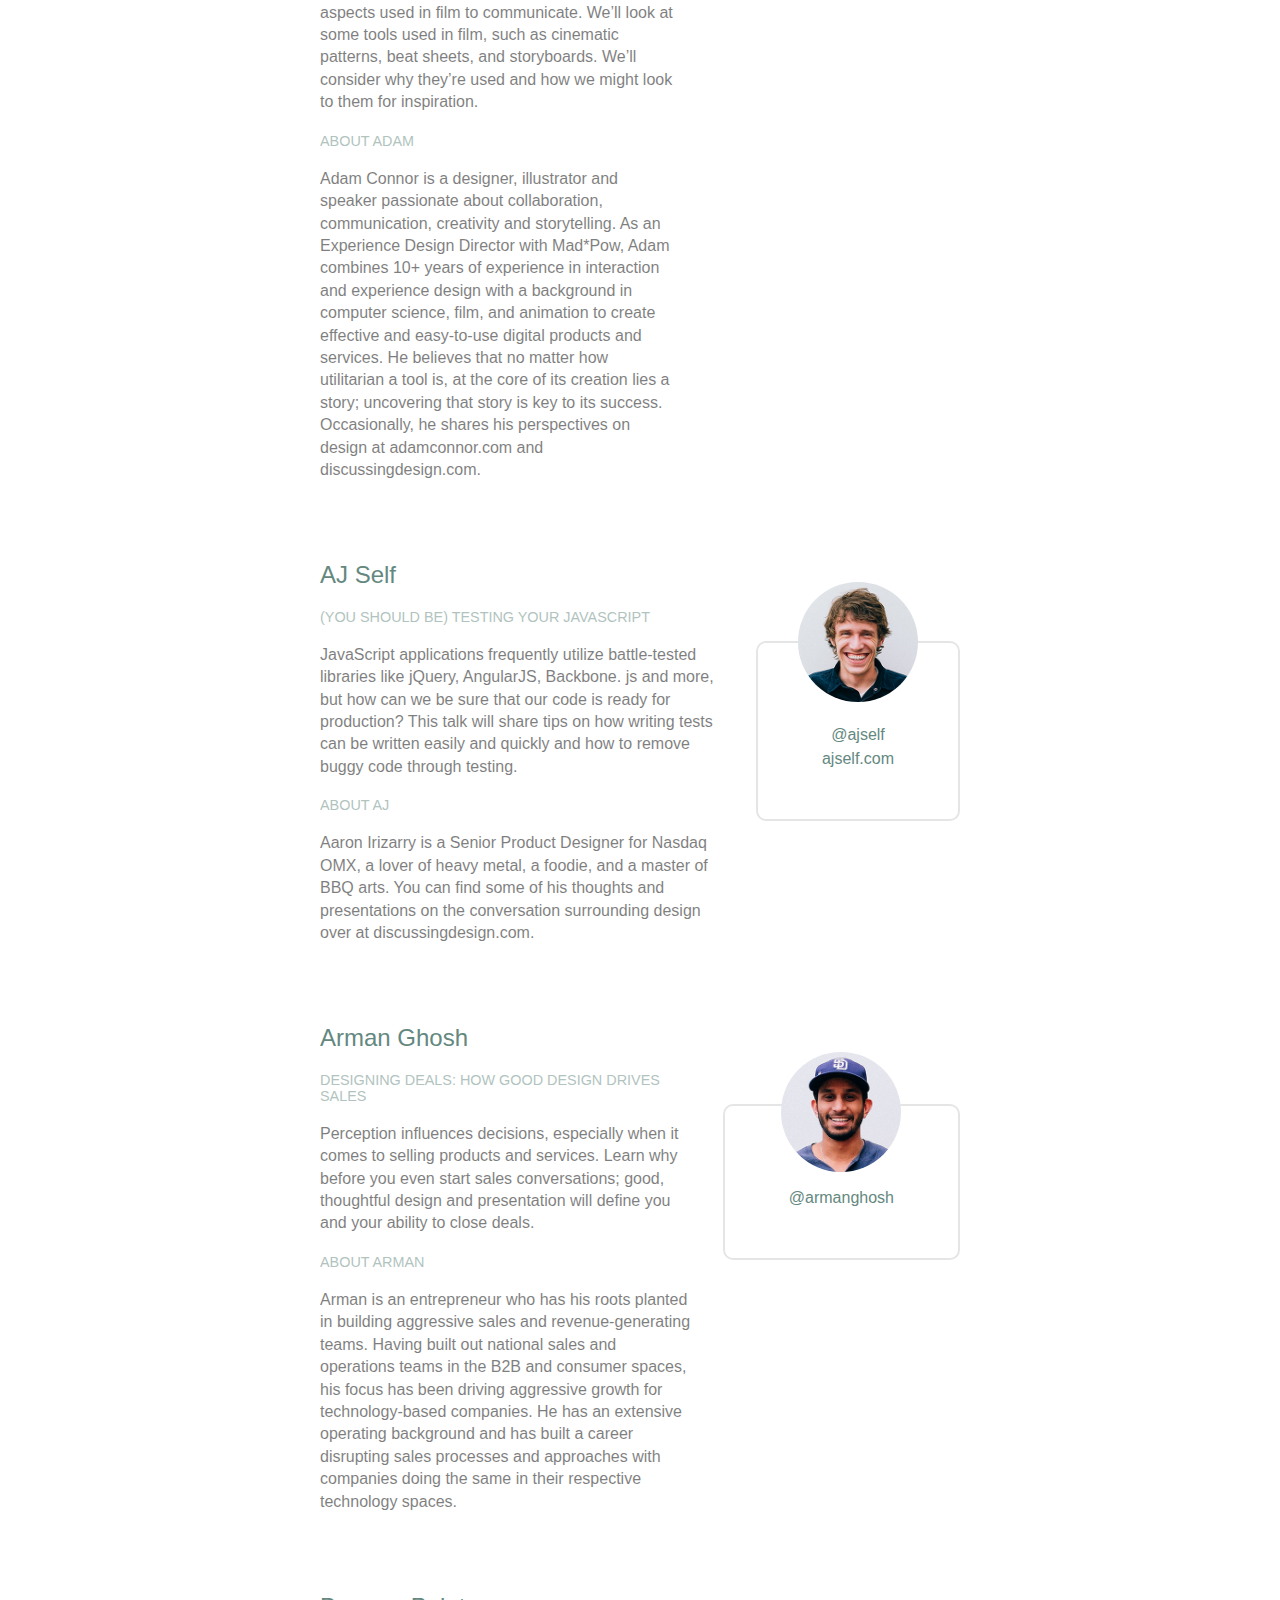
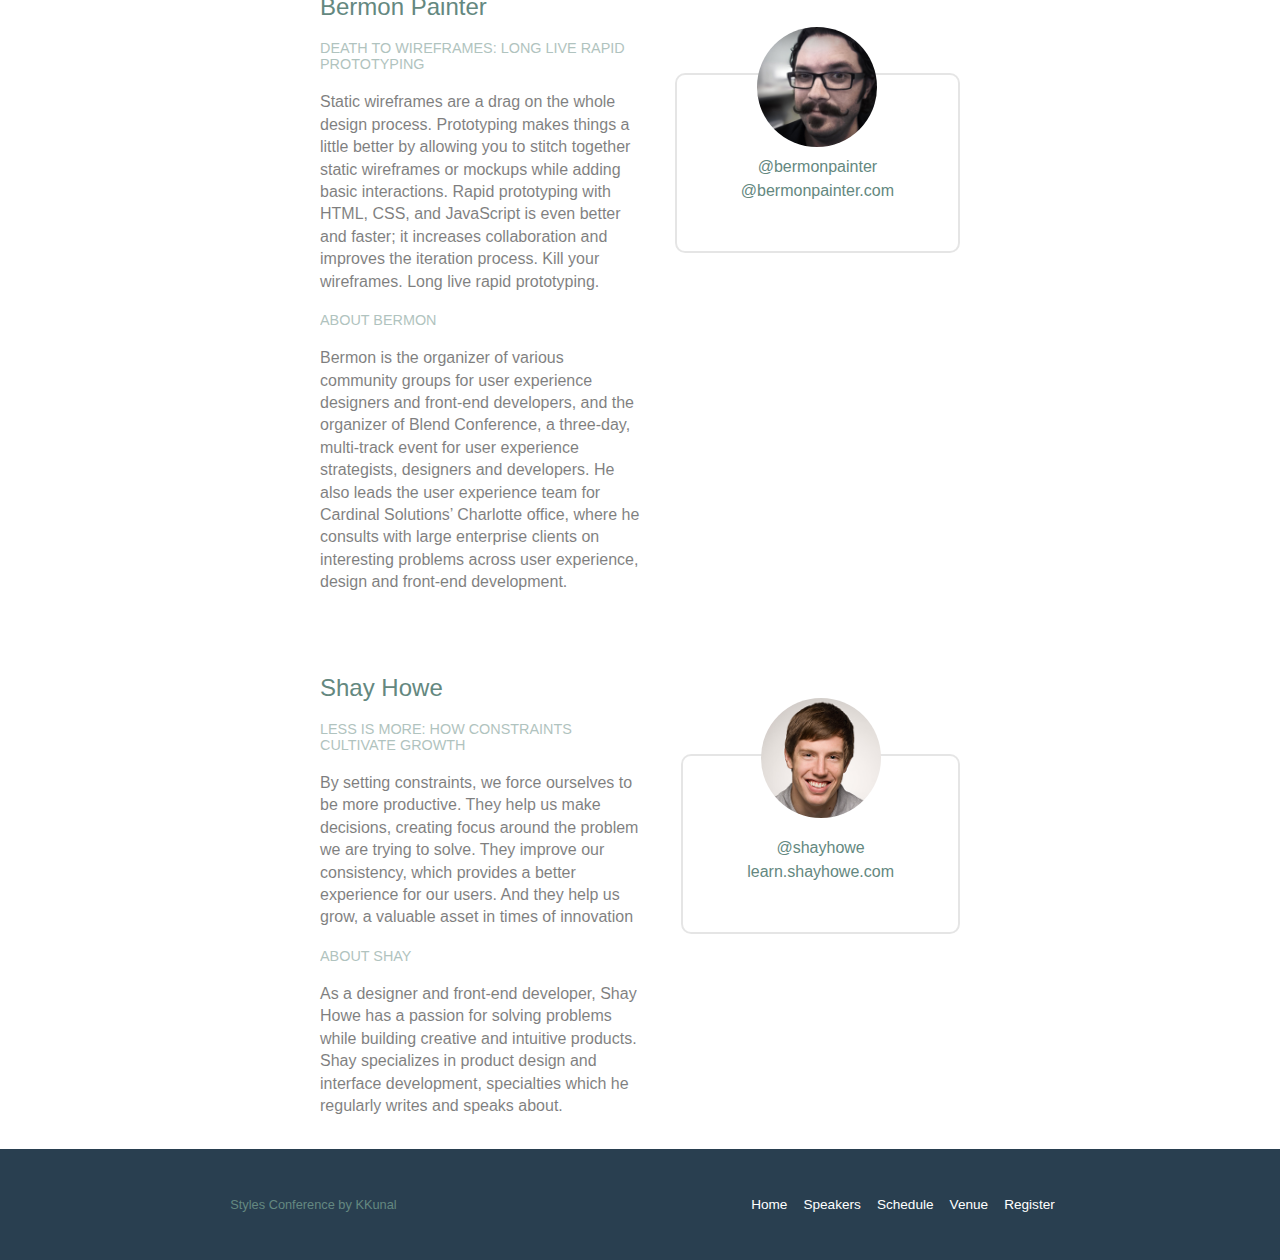
<file: StylesConferenceLandingPage/speaker.html>
<!DOCTYPE html>
<html lang="en">

<head>
    <meta charset="UTF-8">
    <meta name="viewport" content="width=device-width, initial-scale=1.0">
    <!-- linked all the external necessary css Files -->
    <link rel="stylesheet" href="style.css">
    <link rel="stylesheet" href="speaker.css">
    <title>Style Conference</title>
</head>

<body>

    <!-- Whole Navbar section with page description -->
    <head>
        <nav>
            <div class="logo">
                <a href="./Index.html">STYLES <br> CONFERENCE</a>
            </div>
            <div class="navbar">
                <div class="date">
                    <p>August 24-26th -- Chicago,IL</p>
                </div>
                <ul>
                    <li><a href="./Index.html">HOME</a></li>
                    <li><a href="./speaker.html">SPEAKERS</a></li>
                    <li><a href="./schedule.html">SCHEDULE</a></li>
                    <li><a href="./venue.html">VENUE</a></li>
                    <li><a href="./register.html">REGISTER</a></li>
                </ul>
            </div>
        </nav>
    </head>


    <div class="container">
        <div class="heading">
            <h1>Speakers</h1>
            <p>We’re happy to welcome over twenty speakers to present on the industry’s latest technologies. Prepare for
                an inspiration extravaganza.</p>
        </div>
    </div>

    <!-- main Containt of page -->
    <section>
        <div class="speaker">
            <!-- information of speaker -->
            <div class="speaker_info">
                <!-- name and other details on right side -->
                <h4>Aaron lrizarry</h4>
                <h6>DESIGNING A CULTURE OF DESIGN</h6>
                <p>Workplace culture doesn’t start with beanbags, foosball tables, or a beer fridge, and it doesn’t end
                    with neckties, PCs, or big corporations.
                    It’s the unwritten rules, behavior, beliefs, and the motivations that enable good work to get done,
                    or it’s what stifles a workforce. For design to be most effective and for designers to feel valued,
                    we need to work in a culture that embraces design and allows it to succeed.
                </p>
                <p>
                    In Aaron’s session he will explore how to recognize the traits of organizations that *get* design,
                    both
                    large and small. He will share what those teams, departments, and companies have that others don’t,
                    and
                    more importantly, how to begin to change your own workplace’s culture. Once you’ve worked within a
                    culture
                    of design it’s almost impossible to imagine yourself anywhere else.
                </p>
                <h6>ABOUT AARON</h6>
                <p>
                    Aaron Irizarry is a Senior Product Designer for Nasdaq OMX, a lover of heavy metal, a foodie, and a
                    master
                    of BBQ arts. You can find some of his thoughts and presentations on the conversation surrounding
                    design over
                    at discussingdesign.com.
                </p>
            </div>
            <div class="speaker_profile">
                <!-- profile img and other links -->
                <img src="./Images/Speakersimg/aaron-irizarry.jpg" alt="Speakers">
                <div class="profile_name">
                    <a href="#">@aaroni</a>
                    <a href="#">thisisaaronslife.com</a>
                </div>
            </div>
        </div>

        <div class="speaker">
            <div class="speaker_info">
                <h4>Adam Connor</h4>
                <h6>LIGHTS! CAMERA! INTERACTION! DESIGN INSPIRATION FROM FILMMAKERS</h6>
                <p>Films succeed in evoking responses and engaging audiences only with a combination of well-written
                    narrative and effective storytelling technique. It’s the filmmaker’s job to put this together. To
                    do so they’ve developed processes, tools and techniques that allow them to focus attention,
                    emphasize
                    information, foreshadow and produce the many elements that together comprise a well-told story.
                </p>
                <p>
                    With this workshop, we’ll revisit the topic of using stories in design and expand on the technical
                    aspects
                    used in film to communicate. We’ll look at some tools used in film, such as cinematic patterns, beat
                    sheets,
                    and storyboards. We’ll consider why they’re used and how we might look to them for inspiration.
                </p>
                <h6>ABOUT ADAM</h6>
                <p>
                    Adam Connor is a designer, illustrator and speaker passionate about collaboration, communication,
                    creativity and storytelling. As an Experience Design Director with Mad*Pow, Adam combines 10+ years
                    of experience in interaction and experience design with a background in computer science, film, and
                    animation to create effective and easy-to-use digital products and services. He believes that no
                    matter
                    how utilitarian a tool is, at the core of its creation lies a story; uncovering that story is key to
                    its
                    success. Occasionally, he shares his perspectives on design at adamconnor.com and
                    discussingdesign.com.
                </p>
            </div>
            <div class="speaker_profile">
                <img src="./Images/Speakersimg/adam-connor.jpg" alt="Speakers">
                <div class="profile_name">
                    <a href="#">@adamconnor</a>
                    <a href="#">adamconnor.com</a>
                </div>
            </div>
        </div>

        <div class="speaker">
            <div class="speaker_info">
                <h4>AJ Self</h4>
                <h6>(YOU SHOULD BE) TESTING YOUR JAVASCRIPT</h6>
                <p>JavaScript applications frequently utilize battle-tested libraries like jQuery, AngularJS, Backbone.
                    js and more, but how can we be sure that our code is ready for production? This talk will share tips
                    on how writing tests can be written easily and quickly and how to remove buggy code through testing.
                </p>
                <h6>ABOUT AJ</h6>
                <p>
                    Aaron Irizarry is a Senior Product Designer for Nasdaq OMX, a lover of heavy metal, a foodie, and a
                    master of BBQ arts. You can find some of his thoughts and presentations on the conversation
                    surrounding
                    design over at discussingdesign.com.
                </p>
            </div>
            <div class="speaker_profile">
                <img src="./Images/Speakersimg/aj-self.jpg" alt="Speakers">
                <div class="profile_name">
                    <a href="#">@ajself</a>
                    <a href="#">ajself.com</a>
                </div>
            </div>
        </div>

        <div class="speaker">
            <div class="speaker_info">
                <h4>Arman Ghosh</h4>
                <h6>DESIGNING DEALS: HOW GOOD DESIGN DRIVES SALES</h6>
                <p>Perception influences decisions, especially when it comes to selling products and services.
                    Learn why before you even start sales conversations; good, thoughtful design and presentation will
                    define you and your ability to close deals.
                </p>
                <h6>ABOUT ARMAN</h6>
                <p>
                    Arman is an entrepreneur who has his roots planted in building aggressive sales and
                    revenue-generating teams.
                    Having built out national sales and operations teams in the B2B and consumer spaces, his focus has
                    been driving
                    aggressive growth for technology-based companies. He has an extensive operating background and has
                    built a career
                    disrupting sales processes and approaches with companies doing the same in their respective
                    technology spaces.
                </p>
            </div>
            <div class="speaker_profile">
                <img src="./Images/Speakersimg/arman-ghosh.jpg" alt="Speakers">
                <div class="profile_name">
                    <a href="#">@armanghosh</a>
                </div>
            </div>
        </div>

        <div class="speaker">
            <div class="speaker_info">
                <h4>Bermon Painter</h4>
                <h6>DEATH TO WIREFRAMES: LONG LIVE RAPID PROTOTYPING</h6>
                <p>Static wireframes are a drag on the whole design process. Prototyping makes things a little better by
                    allowing you to stitch together static wireframes or mockups while adding basic interactions. Rapid
                    prototyping with HTML, CSS, and JavaScript is even better and faster; it increases collaboration and
                    improves the iteration process. Kill your wireframes. Long live rapid prototyping.
                </p>
                <h6>ABOUT BERMON</h6>
                <p>
                    Bermon is the organizer of various community groups for user experience designers and front-end
                    developers,
                    and the organizer of Blend Conference, a three-day, multi-track event for user experience
                    strategists, designers
                    and developers. He also leads the user experience team for Cardinal Solutions’ Charlotte office,
                    where he consults
                    with large enterprise clients on interesting problems across user experience, design and front-end
                    development.
                </p>
            </div>
            <div class="speaker_profile">
                <img src="./Images/Speakersimg/bermon-painter.jpg" alt="Speakers">
                <div class="profile_name">
                    <a href="#">@bermonpainter</a>
                    <a href="#">@bermonpainter.com</a>
                </div>
            </div>
        </div>

        <div class="speaker">
            <div class="speaker_info">
                <h4>Shay Howe</h4>
                <h6>LESS IS MORE: HOW CONSTRAINTS CULTIVATE GROWTH</h6>
                <p>By setting constraints, we force ourselves to be more productive. They help us make decisions,
                    creating focus around the problem we are trying to solve. They improve our consistency, which
                    provides a better experience for our users. And they help us grow, a valuable asset in times of
                    innovation
                </p>
                <h6>ABOUT SHAY</h6>
                <p>
                    As a designer and front-end developer, Shay Howe has a passion for solving problems while
                    building creative and intuitive products. Shay specializes in product design and interface
                    development,
                    specialties which he regularly writes and speaks about.
                </p>
            </div>
            <div class="speaker_profile">
                <img src="./Images/Speakersimg/shay-howe.jpg" alt="Speakers">
                <div class="profile_name">
                    <a href="#">@shayhowe</a>
                    <a href="#">learn.shayhowe.com</a>
                </div>
            </div>
        </div>
    </section>

    <!-- footer of page with footer navbar -->
    <footer>
        <div class="bottom">
            <div class="copyright">
                <i class="fa-regular fa-copyright"></i>
                <p>Styles Conference by KKunal</p>
            </div>
            <div class="navbar">
                <ul>
                    <li><a href="./Index.html">Home</a></li>
                    <li><a href="./speaker.html">Speakers</a></li>
                    <li><a href="./schedule.html">Schedule</a></li>
                    <li><a href="./venue.html">Venue</a></li>
                    <li><a href="./register.html">Register</a></li>
                </ul>
            </div>
        </div>
    </footer>

</body>

</html>
</file>
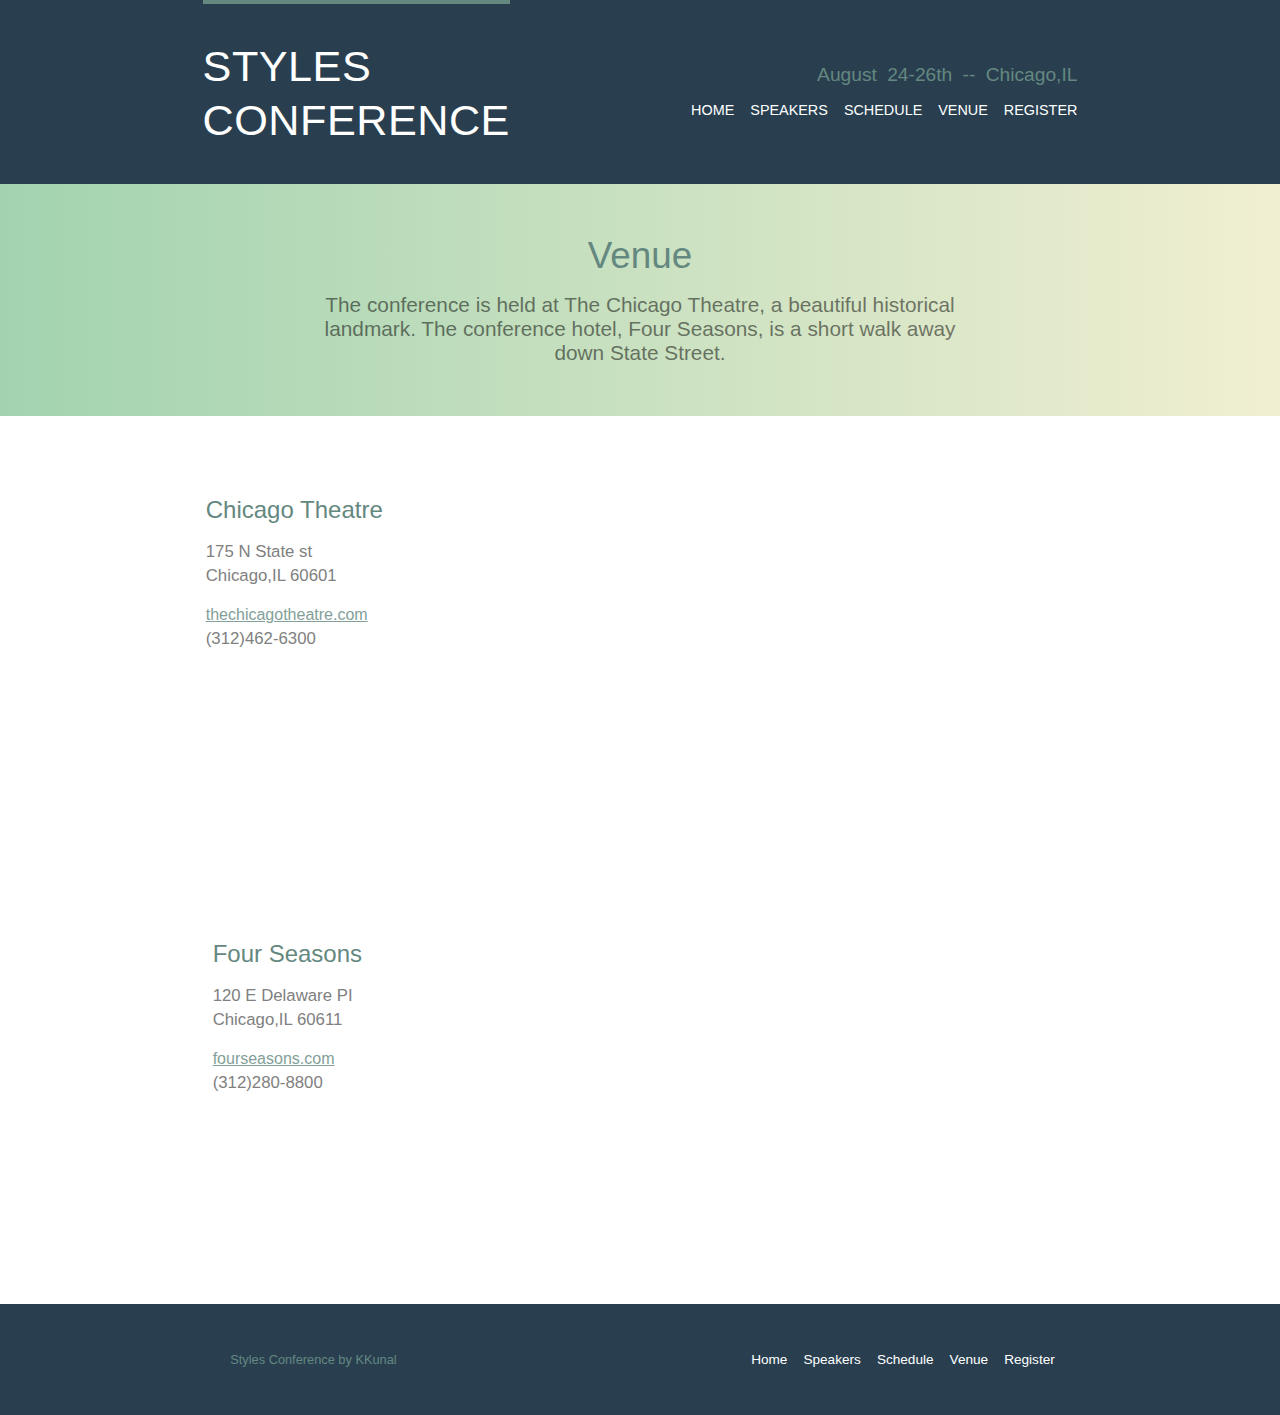
<file: StylesConferenceLandingPage/venue.html>
<!DOCTYPE html>
<html lang="en">

<head>
    <meta charset="UTF-8">
    <meta name="viewport" content="width=device-width, initial-scale=1.0">
    <!-- linked all the external necessary css Files -->
    <link rel="stylesheet" href="style.css">
    <link rel="stylesheet" href="speaker.css">
    <link rel="stylesheet" href="venue.css">
    <title>Style Conference</title>
</head>

<body>

    <!-- Whole Navbar section with page description -->
    <head>
        <nav>
            <div class="logo">
                <a href="./Index.html">STYLES <br> CONFERENCE</a>
            </div>
            <div class="navbar">
                <div class="date">
                    <p>August 24-26th -- Chicago,IL</p>
                </div>
                <ul>
                    <li><a href="./Index.html">HOME</a></li>
                    <li><a href="./speaker.html">SPEAKERS</a></li>
                    <li><a href="./schedule.html">SCHEDULE</a></li>
                    <li><a href="./venue.html">VENUE</a></li>
                    <li><a href="./register.html">REGISTER</a></li>
                </ul>
            </div>
        </nav>
    </head>

    <div class="container">
        <div class="heading">
            <h1>Venue</h1>
            <p>The conference is held at The Chicago Theatre, a beautiful historical landmark.
                The conference hotel, Four Seasons, is a short walk away down State Street.</p>
        </div>
    </div>

    <!-- main Containt of page -->

    <div class="mid_section">
        <div class="map_info">
            <!-- location information -->
            <h4>Chicago Theatre</h4>
            <p>175 N State st
                <br>
                Chicago,IL 60601
            </p>
            <p>
                <a href="#">thechicagotheatre.com</a>
                <br>
                (312)462-6300
            </p>
        </div>
        <div class="google_map">
            <!-- Actual google location of place in google map -->
            <iframe src="https://www.google.com/maps/embed?pb=!1m5!3m3!1m2!1s0x880e2ca55810a493%3A0x4700ddf60fcbfad6!2schicago+theatre!5e0!3m2!1sen!2sus!4v1388701393606"></iframe>
        </div>
    </div>

    <div class="mid_section">
        <div class="map_info">
            <!-- location information -->
            <h4>Four Seasons</h4>
            <p>120 E Delaware PI
                <br>
                Chicago,IL 60611
            </p>
            <p>
                <a href="#">fourseasons.com</a>
                <br>
                (312)280-8800
            </p>
        </div>
        <div class="google_map">
            <!-- Actual google location of place in google map -->
        <iframe src="https://www.google.com/maps/embed/v1/place?q=place_id:ChIJfaT9dlTTD4gR4Gda1tssAao&key=AIzaSyAeTEJ75nZTKQSN8HhKAzBNJzLGYKTPAJU"></iframe>

        </div>
    </div>

    <!-- footer of page with footer navbar -->
    <footer>
        <div class="bottom">
            <div class="copyright">
                <i class="fa-regular fa-copyright"></i>
                <p>Styles Conference by KKunal</p>
            </div>
            <div class="navbar">
                <ul>
                    <li><a href="./Index.html">Home</a></li>
                    <li><a href="./speaker.html">Speakers</a></li>
                    <li><a href="./schedule.html">Schedule</a></li>
                    <li><a href="./venue.html">Venue</a></li>
                    <li><a href="./register.html">Register</a></li>
                </ul>
            </div>
        </div>
    </footer>

</body>

</html>
</file>
<file: MyTunes/MytuneStyle.css>
/* default styling */
* {
    margin: 0;
    padding: 0;
    box-sizing: border-box;
    font-family: sans-serif;
}

/* navbar Section Styling */
nav .navbar .head {
    background-color: #333;
    color: #fff;
    display: flex;
    justify-content: flex-start;
    align-items: center;
}

nav {
    width: 100%;
    position: fixed;
    top: 0;
    overflow: hidden;
}

.head li {
    list-style-type: none;
    padding: 1rem 1.5rem 0.6rem 1.5rem;
}

.head a {
    color: #fff;
    text-decoration: none;
}

.head li:hover {
    background-color: #3e3b3b;

}

/* front section image and styling */

section .contain {
    height: 100vh;
    width: 100%;
    background-image: url("./Images/guitarist-photo.jpg");
    background-size: cover;

}

.contain_txt {
    color: #fff;
    display: flex;
    flex-direction: column;
    justify-content: center;
    align-items: center;
    gap: 3rem;
    font-size: 2rem;
    padding: 10rem;
    text-align: center;

}

/* Music , video and Entertainment section combine styling*/
.music,
.video {
    background-color: #252529;
    display: flex;
    flex-direction: column;
    justify-content: center;
    align-items: center;
    text-align: center;
    color: #fff;
    padding: 1.5rem 0;
}

.music .m_title,
.video .v_title {
    display: flex;
    text-align: center;
    font-size: 2rem;
    gap: 0.5rem;
    padding: 2.5rem;
}

.music .m_discp,
.video .v_discp,
.entertain {
    display: flex;
    flex-direction: column;
    justify-content: center;
    align-items: center;
    text-align: center;
    padding: 1.5rem 10rem;
    font-size: 2rem;
    gap: 2rem;
}

.video .v_discp {
    padding-top: 0;
}

.m_discp h5,
h6 {
    font-weight: 100;
}

.m_discp a,
.v_discp a {
    padding: 1rem;
    font-size: 1rem;
    text-decoration: none;
    color: #fff;
    background-color: red;
    border-radius: 0.8rem;
}

.v_discp a {
    background-color: #103063;
    border-radius: 0.3rem;
}

.m_discp p {
    font-size: 1rem;
    padding: 0.5rem;
}

.video {
    background-color: #fff;
    color: #333;
}

.video .v_title {
    margin-top: 2rem;
}

.entertain {
    height: 60vh;
    width: 100%;
    background-image: url("./Images/nightskyimg.jpg");
    background-size: cover;
    color: #fff;
    line-height: 1.5;
}


/* Gifts Section Stying using grid property */

.gifts {
    display: grid;
    grid-gap: 20px;
    grid-template-columns: repeat(2, 1fr);
    padding: 2rem 12rem;

}

.gifts .gift_img img {
    width: 100%;
}

.gifts .gift_disp {
    display: flex;
    flex-direction: column;
    text-align: left;
    gap: 1rem;
    padding-top: 1rem;
}

.gift_disp h5 {
    font-size: 1.6rem;
    color: #333;
}

.gift_disp p {
    font-size: 17px;
    line-height: 1.5;
    color: #333;
}

.gift_disp a {
    text-decoration: none;
    padding-top: 0.8rem;
    color: #103063;
    font-size: 1rem;
}

/* Footer Section Styling  */

footer {
    background-color: #252529;
    color: #fff;
}

.bottom {
    display: grid;
    grid-gap: 1rem;
    grid-template-columns: repeat(4, 1fr);
    padding: 2rem 2rem 2rem 5rem;
    text-align: left;
}


.bottom_col h5 {
    font-size: 1.2rem;
    font-weight: 100;
}

.bottom_col a {
    text-decoration: none;
    color: #CCC;
}

.bottom_col ul {
    display: flex;
    flex-direction: column;
    gap: 0.8rem;
    width: 80%;

}

.bottom_col li {
    list-style-type: none;
    font-size: 14px;
}

.bottom_col ul hr {
    color: #444;
    opacity: 0.2;
}

.copyright {
    padding: 1.3rem;
    text-align: center;
    font-size: 1.45rem;
    color: snow;
    background-color: #333;
}
</file>
<file: StylesConferenceLandingPage/style.css>
/* Declared variables */

:root {
    --background-clr-thm: #293F50;
    --txt-thm: #648880;
}

/* Default styling */
* {
    margin: 0;
    padding: 0;
    box-sizing: border-box;
    font-family: sans-serif;
}

/* Head/navbar section */

head {
    background-color: var(--background-clr-thm);
}


nav {
    display: flex;
    flex-direction: row;
    justify-content: space-around;
    align-items: first baseline;
    background-color: var(--background-clr-thm);
    padding: 0 7rem 1rem 7rem;
}

.logo {
    border-top: 4px solid var(--txt-thm);
    float: left;
    letter-spacing: .5px;
    line-height: 44px;
    padding: 2.5rem 0 1rem 0;
}

.logo a {
    text-decoration: none;
    font-size: 2.7rem;
    font-weight: 100;
    font-family: Arial, sans-serif;
    color: #fff;
}

.logo a:hover {
    color: var(--txt-thm);
}

.navbar {
    display: flex;
    flex-direction: column;
    justify-content: center;
    align-items: flex-end;
    gap: 1rem;

}

.date {
    font-size: 1.2rem;
    word-spacing: 5px;
    font-weight: 100;
    color: var(--txt-thm);

}

.navbar ul {
    display: flex;
    flex-direction: row;
    justify-content: space-around;
    align-items: center;
    gap: 1rem;
    font-size: 0.9rem;
}

.navbar li {
    list-style: none;
}

.navbar ul a {
    text-decoration: none;
    color: #fff;

}

.navbar ul a:hover {
    color: var(--txt-thm);
}


/* middle section styling */
.section1 {
    display: flex;
    flex-direction: column;
    align-items: center;
    gap: 1rem;
    background-color: var(--background-clr-thm);
    padding: 5rem;
    text-align: center;
    padding: 3rem 7rem;
}

.section1 h2 {
    font-size: 2.5rem;
    font-weight: 100;
    color: var(--txt-thm);
}

.section1 p {
    color: #fff;
    font-size: 1.2rem;
    line-height: 2;
}

.section1 a {
    text-decoration: none;
    color: #fff;
    padding: 1.2rem 1.5rem;
    border-radius: 0.5rem;
    border: 2px solid #fff;
}

.section1 a:hover {
    background-color: #fff;
    color: var(--txt-thm);
}

section .main {
    display: grid;
    grid-template-columns: repeat(3, 1fr);
    grid-column-gap: 2rem;
    margin: 3rem auto;
    align-items: center;
    width: 60%;
}

.main .main_col {
    display: flex;
    flex-direction: column;
    justify-content: center;
    align-items: flex-start;
    gap: 1.5rem;
    /* border: 2px solid #000; */
}

.main_col h6 {
    font-size: 1rem;
    font-weight: 100;
    color: var(--txt-thm);
}

.main_col a {
    text-decoration: none;
    color: #000;
    display: flex;
    flex-direction: column;
    gap: 1.5rem;
}

.main_col img {
    width: 280px;
    height: 180px;
    border-radius: 0.3rem;
}

.main_col h5 {
    font-size: 1.2rem;
    font-weight: 100;
    opacity: 0.5;
}

.main_col p {
    font-size: 1rem;
    opacity: 0.6;
    line-height: 1.4;
}

/* Primary styling for footer section */
footer {
    background-color: var(--background-clr-thm);
}

.bottom {
    display: flex;
    justify-content: space-around;
    align-items: center;
    padding: 3rem;
}

.bottom .copyright {
    display: flex;
    justify-content: center;
    align-items: center;
    gap: 5px;
    font-size: 0.8rem;
    color: var(--txt-thm);
}

footer .bottom .navbar ul {
    font-size: 0.85rem;
}
</file>
<file: SurveyForm/style.css>
/* Default styling */

* {
    margin: 0;
    padding: 0;
    box-sizing: border-box;
    font-family: sans-serif, Arial, Helvetica, sans-serif;
    color: #fff;
}

/* Added background img and fixed it */
body {
    background-image: url(./images/surveybg.jpg);
    background-size: cover;
    background-size: 100% 100%;
    background-attachment: fixed;
    background-repeat: no-repeat;
    background-position: center;
}

/* Made a section in middle for survey form using flex */

section {
    display: flex;
    flex-direction: column;
    align-items: center;
    gap: 2rem;
    width: 100%;
    height: 100vh;
    /* height: 90%; */
    padding: 2rem;
}

/* Styling to title/heading of form */

section .title {
    line-height: 1.8;
    text-align: center;
    word-spacing: 1.5px;
}

section .title h3 {
    font-size: 2rem;
    font-weight: 100;
}

section .title h6 {
    font-size: 1.1rem;
    font-weight: 100;
}

/* Styling to survey form */

.Sur_form {
    border: 1px solid #fff;
    background-color: rgba(5, 44, 61, 0.8);
    width: 50%;
}

/* Combine styline to input fields */

.Sur_form .input_field,
.submit_but,
.option_button {
    padding: 1.5rem 2.5rem 0 2.5rem;
    line-height: 2.1;
    text-align: left;

}

/* Styling to texts in tags */

.input_field h4,
.option_button h4 {
    font-size: 1.2rem;
    font-weight: 100;
}

.input_field input,
.input_field select,
.input_field textarea,
.submit_but input {
    width: 100%;
    padding: 0.5rem;
    font-size: 1rem;
    color: gray;
    border-radius: 6px;

}


.input_field select option {
    background-color: #fff;
    color: #000;
}

/* Styling to radio button and checkbox */

.option_button label {
    display: flex;
    align-items: center;
    gap: 1rem;
}

.option_button label h5 {
    font-size: 1.1rem;
    font-weight: 100;
}

.option_button label input[type='radio'],
.option_button label input[type='checkbox'] {
    height: 20px;
    width: 20px;
}

/* Styling to submit button */

.submit_but input {
    color: #fff;
    background-color: #0b6389;
    padding: 0.8rem 0;
    cursor: pointer;
}

.submit_but {
    padding-bottom: 2rem;
}

/* Styling of survey form ended */
</file>
<file: StylesConferenceLandingPage/speaker.css>
/* Speaker section styling  */

/* bottom nav bar styling */
.container {
    background-image: linear-gradient(to right, #A2D3B0, #F1EFD1);
    padding: 3.2rem 10rem;
}


/* speaker details section styling */
.heading {
    display: flex;
    flex-direction: column;
    justify-content: center;
    align-items: center;
    gap: 1rem;
    padding: 0 10rem;
}

.heading h1 {
    font-size: 2.3rem;
    font-weight: 100;
    color: var(--txt-thm);
}

.heading p {
    font-size: 1.3rem;
    opacity: 0.5;
    text-align: center;
}

.speaker {
    display: flex;
    flex-direction: row;
    justify-content: space-around;
    gap: 2rem;
    padding: 3rem 20rem 2rem;

}

.speaker_info {
    display: flex;
    flex-direction: column;
    align-items: flex-start;
    gap: 1.2rem;
}

.speaker_info h4 {
    font-size: 1.5rem;
    font-weight: 100;
    color: var(--txt-thm);
}

.speaker_info h6 {
    font-size: 0.9rem;
    font-weight: 100;
    color: var(--txt-thm);
    opacity: 0.5;
}

.speaker_info p {
    font-size: 1rem;
    opacity: 0.5;
    line-height: 1.4;
}

.speaker_profile {
    display: flex;
    flex-direction: column;
    text-align: center;
    gap: 2rem;
    padding: 0 2.5rem 2rem 2.5rem;
    /* border: 2px solid #000; */
}

.speaker_profile img {
    height: 120px;
    width: 120px;
    border-radius: 50%;
    position: relative;
    left: 50%;
    transform: translate(-50%);
    top: 6%;
    /* border: 2px solid #000; */
}

.profile_name {
    margin: -4.5rem -2.5rem;
    padding: 5rem 4rem 3rem;
    border: 2px solid rgba(0, 0, 0, 0.1);
    border-radius: 10px;
    line-height: 1.5;
}

.profile_name a {
    text-decoration: none;
    color: var(--txt-thm);
    font-size: 1rem;

}
</file>
<file: StylesConferenceLandingPage/register.css>
/* Default styling */

* {
  margin: 0;
  padding: 0;
  box-sizing: border-box;
}


/* registration form styling */

.reg {
  display: flex;
  justify-content: space-around;
  align-items: flex-start;
  padding: 5rem 18rem;
  gap: 4rem;
}


/* left side form styling */
.purchase {
  display: flex;
  flex-direction: column;
  align-items: flex-start;
  gap: 1rem;
  /* border: 2px solid #000; */
}


.purchase h4,
h5,
h6 {
  font-weight: 100;
}

.purchase h4 {
  font-size: 1.5rem;
  color: var(--txt-thm);
}

.purchase h6 {
  opacity: 0.6;
  font-size: 0.85rem;
}

.purchase p {
  font-size: 1rem;
  opacity: 0.5;
  text-align: justify;
  line-height: 1.4;
}

.purchase h5 {
  font-size: 1.2rem;
  color: var(--txt-thm);
}

.purchase ul {
  list-style-type: square;
  font-size: 1.05rem;
  opacity: 0.5;
  padding-left: 2rem;
}

/* right side form styling */

.input_form{
  display: flex;
  flex-direction: column;
  align-items: flex-start;
  gap: 1.5rem;
  /* border: 1px solid #000; */
}

.inp_field{
  display: flex;
  flex-direction: column;
  gap: 0.5rem;
}

.inp_field h5{
    font-size: 1.05rem;
    font-weight: 100;
    color: var(--txt-thm);
}

.inp_field input,
.inp_field textarea{
    padding: 0.5rem 3rem 0.5rem 0.5rem;
    width: 300px;
    border-radius: 5px;
    border-color: rgba(0, 0, 0, 0.15);
}

.inp_field select{
  height: 35px;
  width: 60px;
  padding-left: 0.5rem;
  font-size: 1rem;
  border-radius: 5px;
}

.inp_field input::placeholder{
  font-size: 0.95rem;
}

/* submit button styling */
.sub_button{
  padding-top: 1rem;
}

.sub_button input{
      padding: 0.5rem 2rem;
      font-size: 1rem;
      color: #fff;
      background-color: var(--txt-thm);
      border-radius: 0.3rem;
      border: none;
      cursor: pointer;
}





































/* 
.why-attend {
  list-style: square;
  margin: 0 0 22px 30px;
}

form {
  margin-bottom: 22px;
}
input,
select,
textarea {
  font: 300 16px/22px "Lato", "Open Sans", "Helvetica Neue", Helvetica, Arial, sans-serif;
}

.register-group label {
  color: #648880;
  cursor: pointer;
  font-weight: 400;
}
.register-group input,
.register-group select,
.register-group textarea {
  border: 1px solid #c6c9cc;
  border-radius: 5px;
  color: #888;
  display: block;
  margin: 5px 0 27px 0;
  padding: 5px 8px;
}
.register-group input,
.register-group textarea {
  width: 100%;
}
.register-group select {
  height: 34px;
  width: 60px;
}
.register-group textarea {
  height: 78px;
} */
</file>
<file: StylesConferenceLandingPage/schedule.css>
/* Schedule section table styling */

section {
    padding: 5rem 20rem;
}

.timetable{
    padding-bottom: 2rem;
}

.timetable:last-child{
    margin-bottom: -5rem;
}

table,
th,
td {
    border-collapse: collapse;
}

table {
    width: 100%;
}

table td {
    vertical-align: top;
    text-align: left;
    padding: 1rem 0 1.5rem 0rem;

}

table th {
    vertical-align: top;
    text-align: right;
    padding: 1rem 2rem 1.5rem 0rem;
}

table .head_row {
    font-weight: 100;
    opacity: 0.5;
    font-size: 0.9rem;
}

table .first_head {
    font-size: 1.5rem;
    opacity: 0.9;
    color: var(--txt-thm);
}

table .desp11 {
    font-size: 1.1rem;
    opacity: 0.5;

}

table .desp a {
    text-decoration: none;
    line-height: 1.5;
}

table .desp a h4 {
    color: var(--txt-thm);
    font-weight: 100;
    font-size: 1.25rem;
}

table .desp a p {
    color: #000;
    opacity: 0.7;
    font-size: 0.9rem;
}

table .desp a p:hover {
    opacity: 0.5;
}

tbody td {
    border-top: 2px solid rgba(0, 0, 0, 0.1);
}
</file>
<file: StylesConferenceLandingPage/venue.css>
/* Venue section styling  */

.mid_section {
    display: flex;
    justify-content: space-around;
    align-items: flex-start;
    padding: 5rem 10rem;
}

/* left section of venue middle section styling */
.map_info {
    display: flex;
    flex-direction: column;
    gap: 1rem;
}

.map_info h4 {
    color: var(--txt-thm);
    font-weight: 100;
    font-size: 1.5rem;
}

.map_info p {
    font-size: 1.05rem;
    line-height: 1.4;
    color: gray;
}

.map_info a {
    font-size: 1rem;
    color: var(--txt-thm);
    opacity: 0.8;
}

.map_info a:hover {
    opacity: 0.5;
}

/* right side of venue middle section styling */
.google_map iframe {
    width: 600px;
    height: 280px;
    border-radius: 10px;
    border: none;
}
</file>
